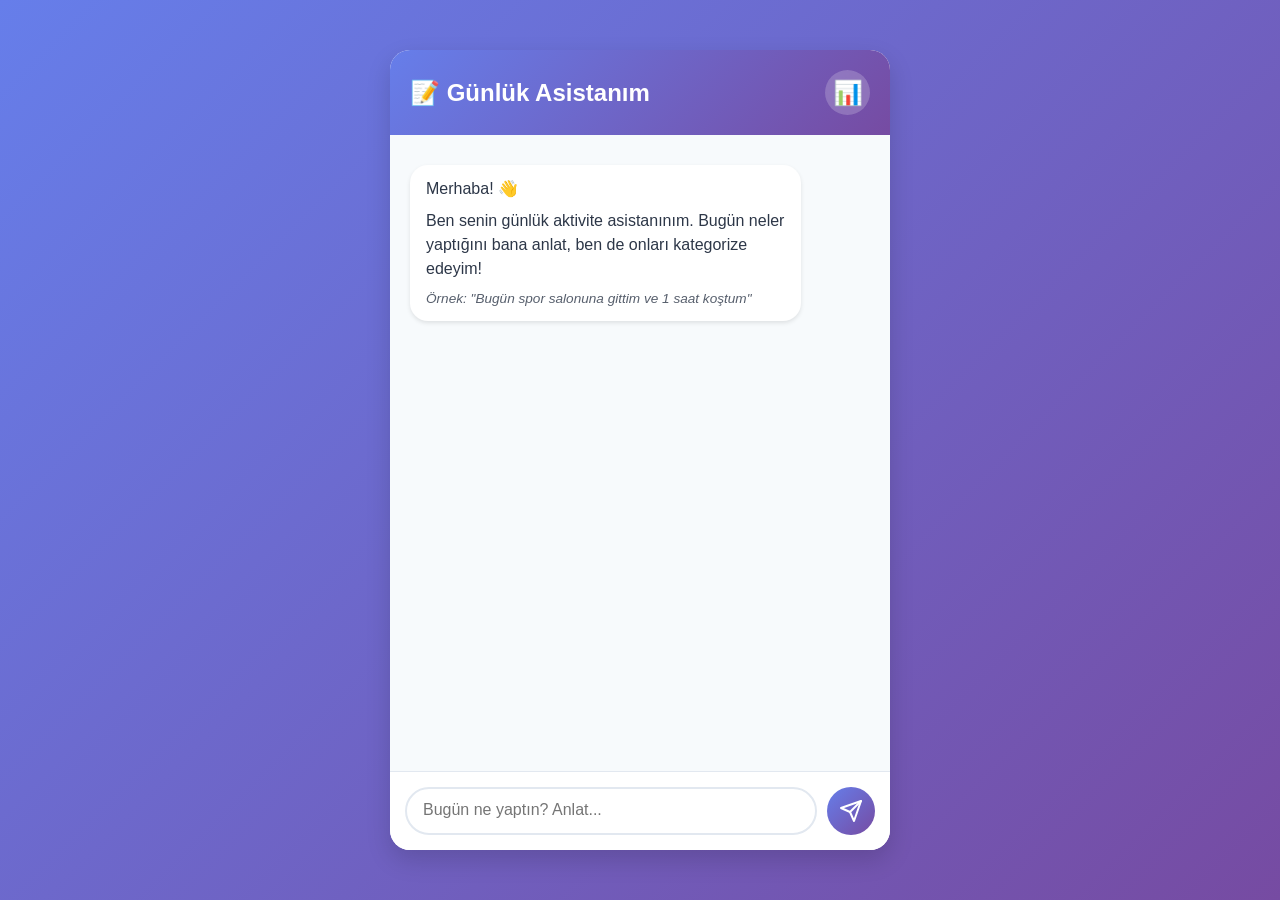
<file: index.html>
<!DOCTYPE html>
<html lang="tr">
<head>
    <meta charset="UTF-8">
    <meta name="viewport" content="width=device-width, initial-scale=1.0">
    <title>Günlük Aktivite Asistanım</title>
    <link rel="stylesheet" href="styles.css">
</head>
<body>
    <div class="container">
        <header class="app-header">
            <div class="header-content">
                <h1>📝 Günlük Asistanım</h1>
                <button class="stats-btn" id="statsBtn">📊</button>
            </div>
        </header>

        <div class="chat-container" id="chatContainer">
            <div class="welcome-message">
                <div class="bot-message">
                    <div class="message-bubble bot">
                        <p>Merhaba! 👋</p>
                        <p>Ben senin günlük aktivite asistanınım. Bugün neler yaptığını bana anlat, ben de onları kategorize edeyim!</p>
                        <p class="hint">Örnek: "Bugün spor salonuna gittim ve 1 saat koştum"</p>
                    </div>
                </div>
            </div>
        </div>

        <div class="input-container">
            <textarea 
                id="userInput" 
                placeholder="Bugün ne yaptın? Anlat..." 
                rows="1"
                maxlength="500"
            ></textarea>
            <button id="sendBtn" class="send-btn">
                <svg width="24" height="24" viewBox="0 0 24 24" fill="none">
                    <path d="M22 2L11 13" stroke="currentColor" stroke-width="2" stroke-linecap="round"/>
                    <path d="M22 2L15 22L11 13L2 9L22 2Z" stroke="currentColor" stroke-width="2" stroke-linecap="round" stroke-linejoin="round"/>
                </svg>
            </button>
        </div>
    </div>

    <div class="modal" id="statsModal">
        <div class="modal-content">
            <div class="modal-header">
                <h2>📊 Aktivite İstatistiklerin</h2>
                <button class="close-btn" id="closeModal">&times;</button>
            </div>
            <div class="modal-body">
                <div class="time-filter">
                    <button class="filter-btn active" data-period="week">Bu Hafta</button>
                    <button class="filter-btn" data-period="month">Bu Ay</button>
                    <button class="filter-btn" data-period="all">Tümü</button>
                </div>
                <div id="statsContent">
                    <div class="empty-stats">
                        <p>Henüz kayıtlı aktivite yok 😊</p>
                        <p>Günlük aktivitelerini paylaşmaya başla!</p>
                    </div>
                </div>
            </div>
            <div class="modal-footer">
                <button class="danger-btn" id="clearDataBtn">🗑️ Tüm Verileri Sil</button>
            </div>
        </div>
    </div>

    <script src="app.js"></script>
</body>
</html>
</file>
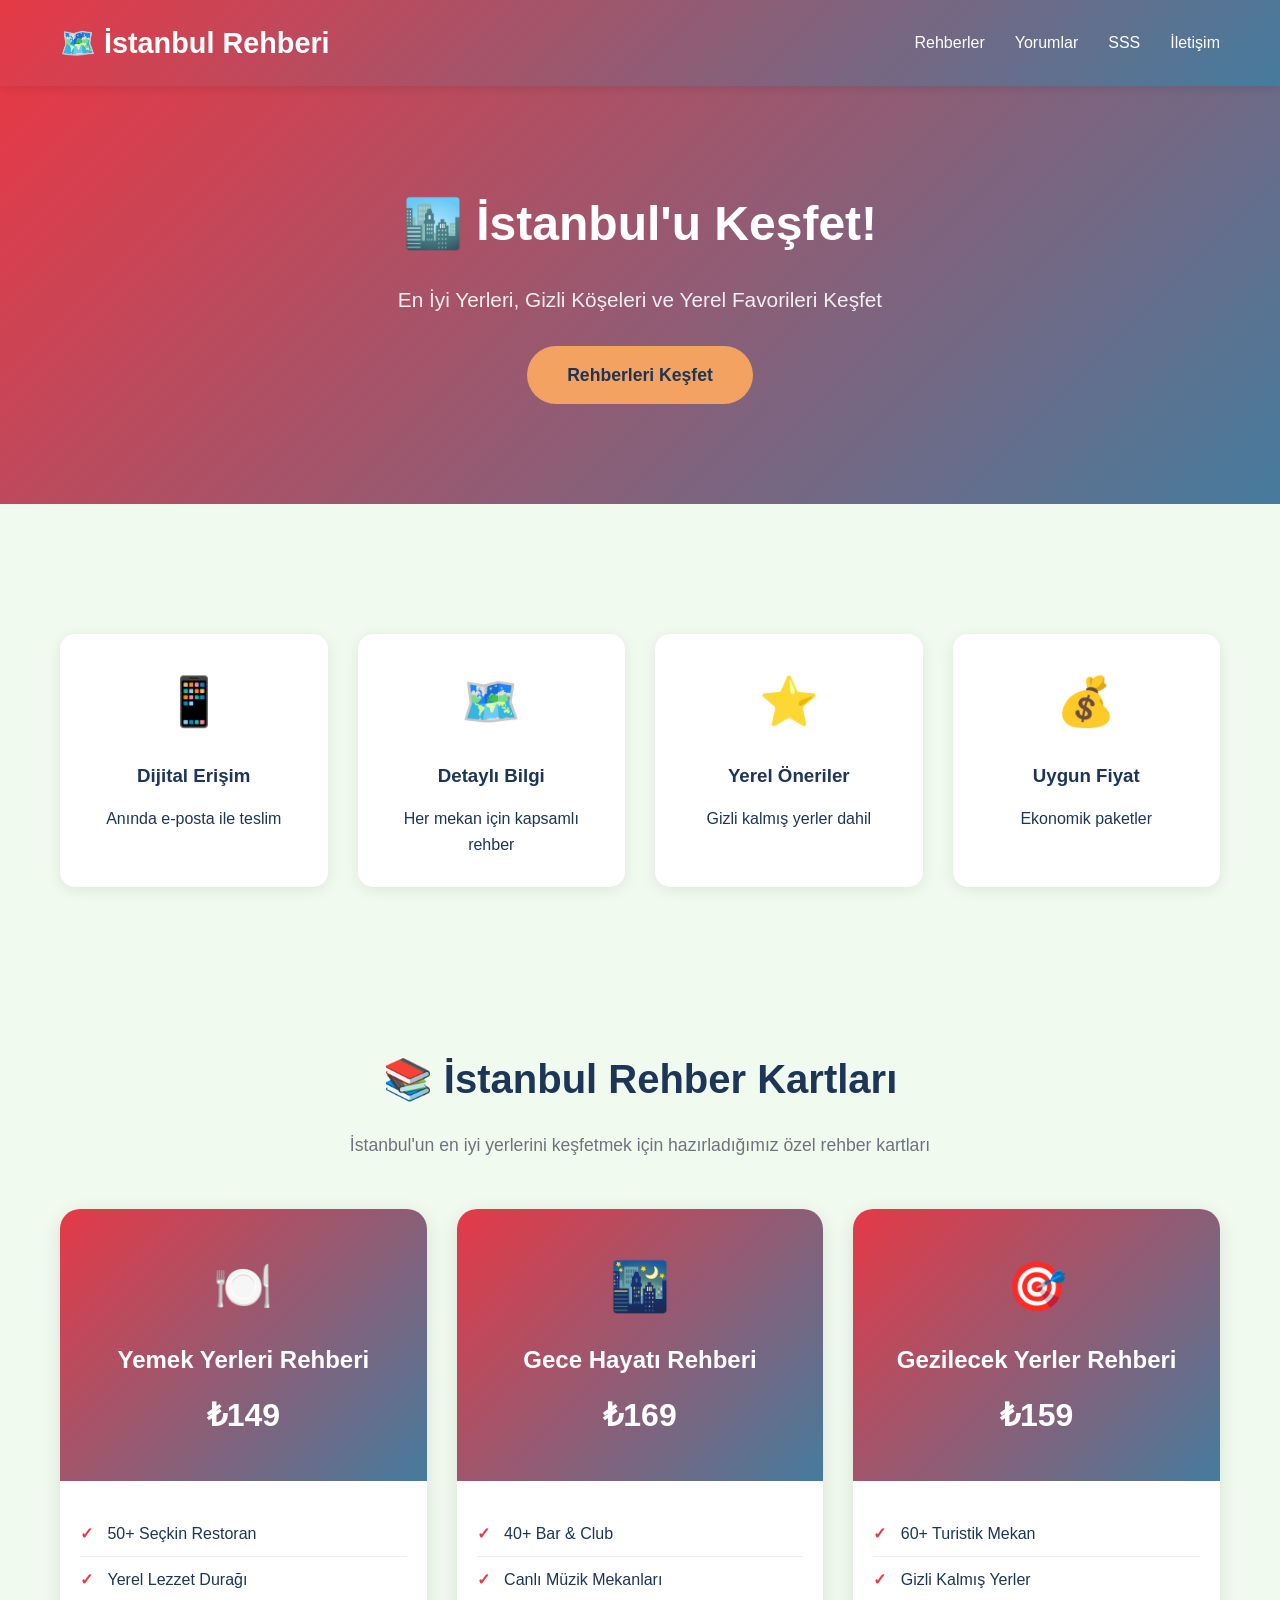
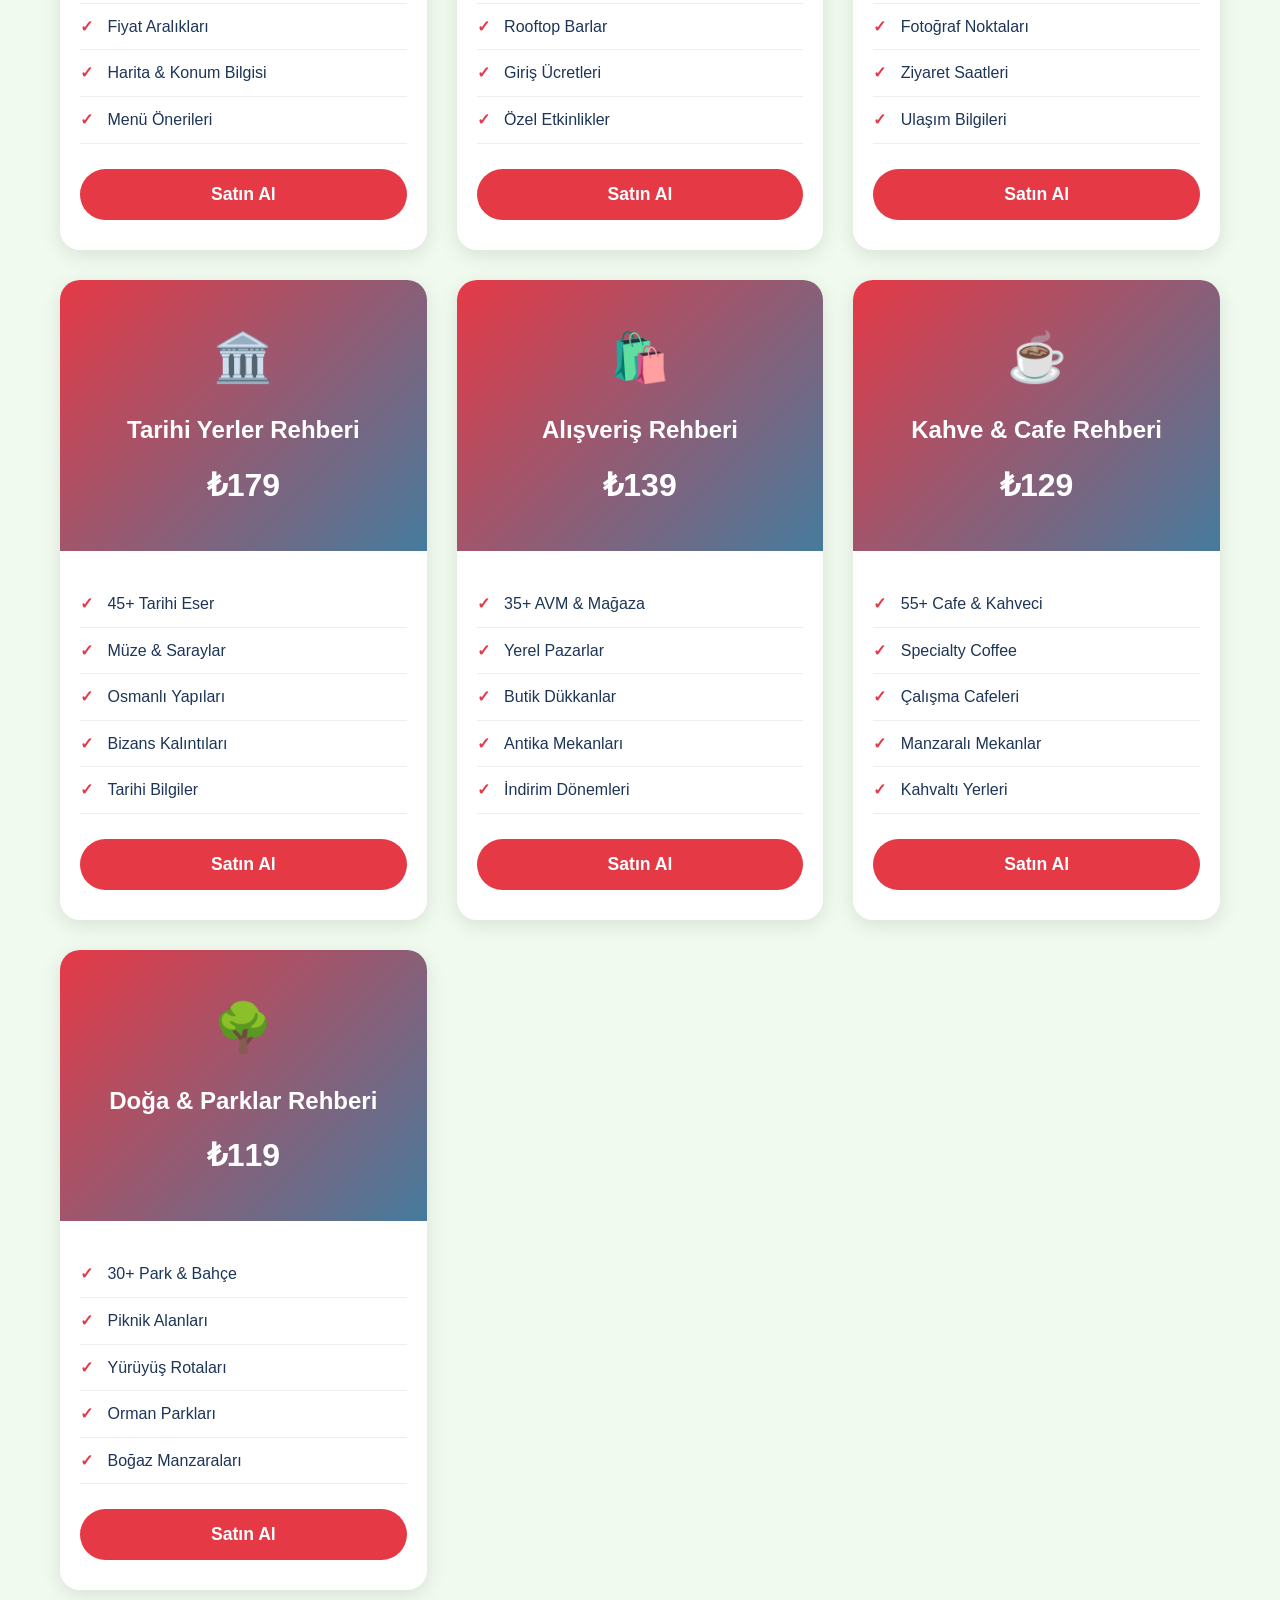
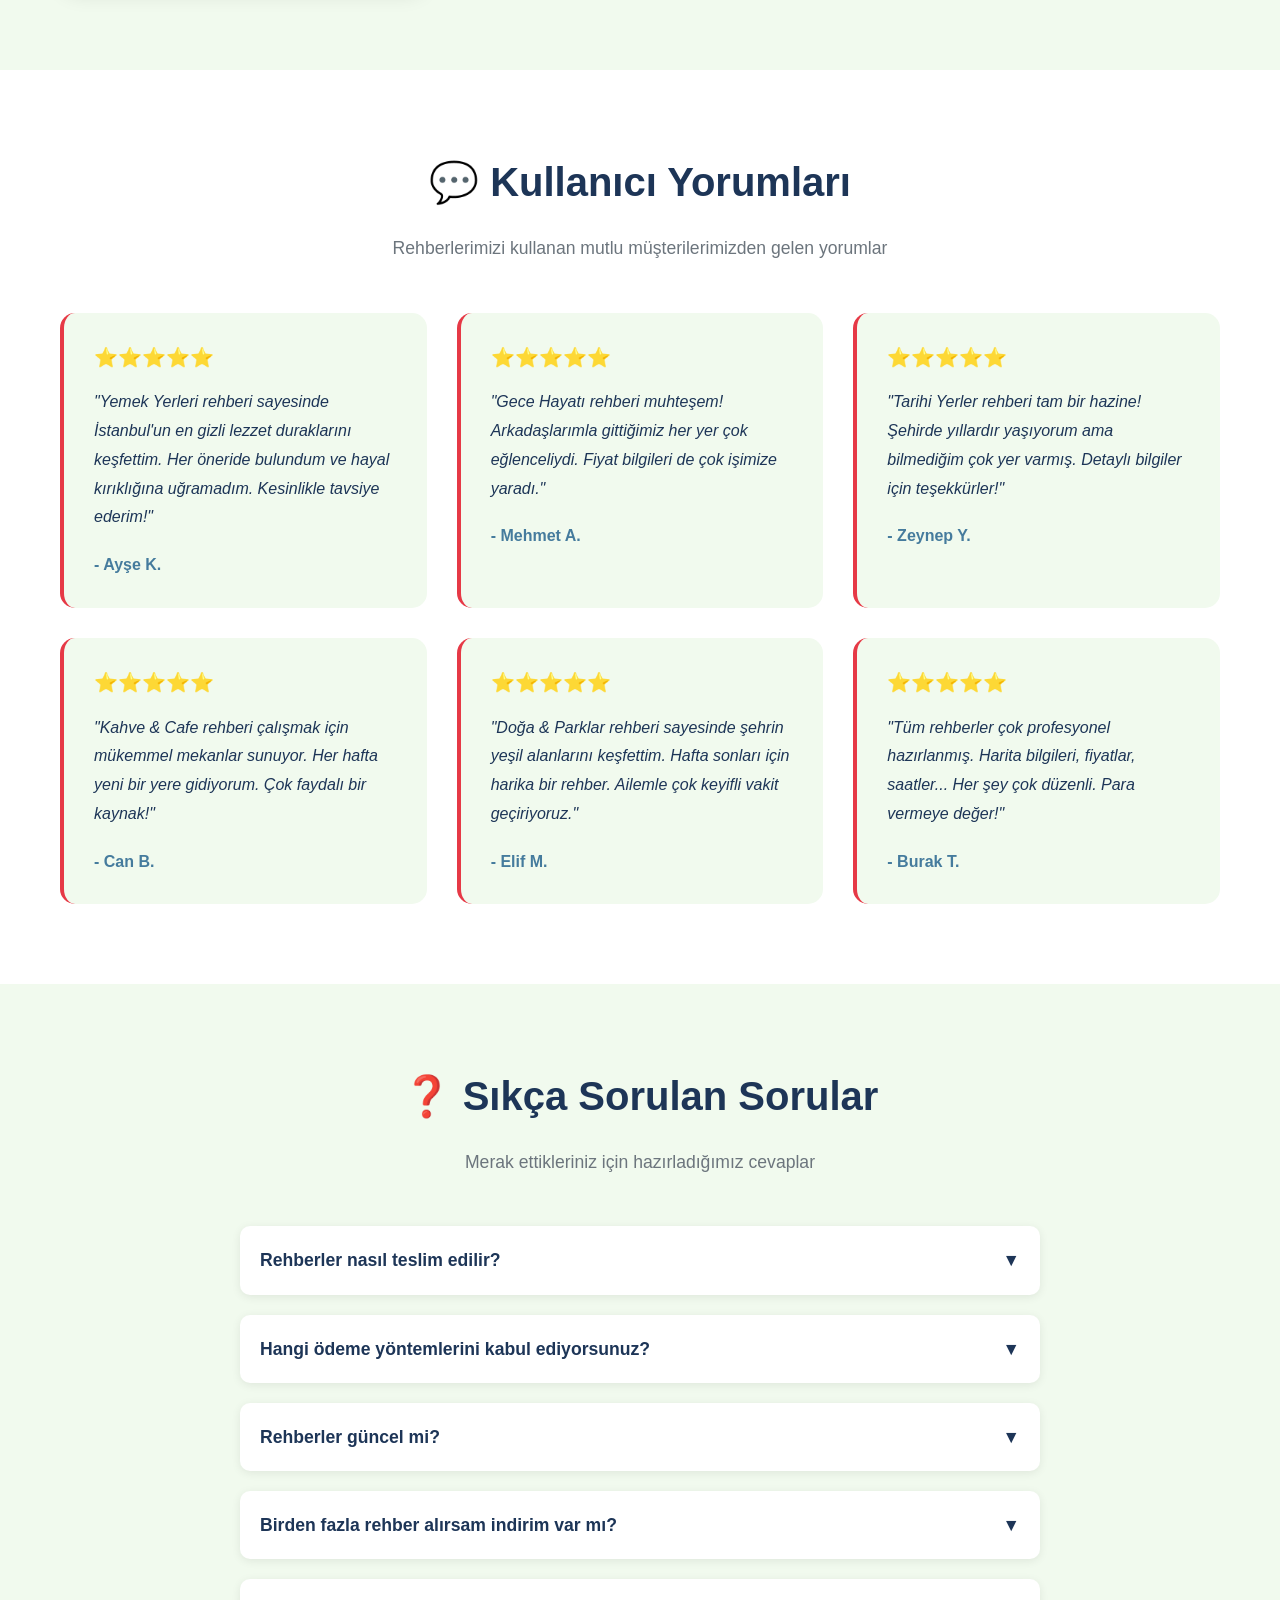
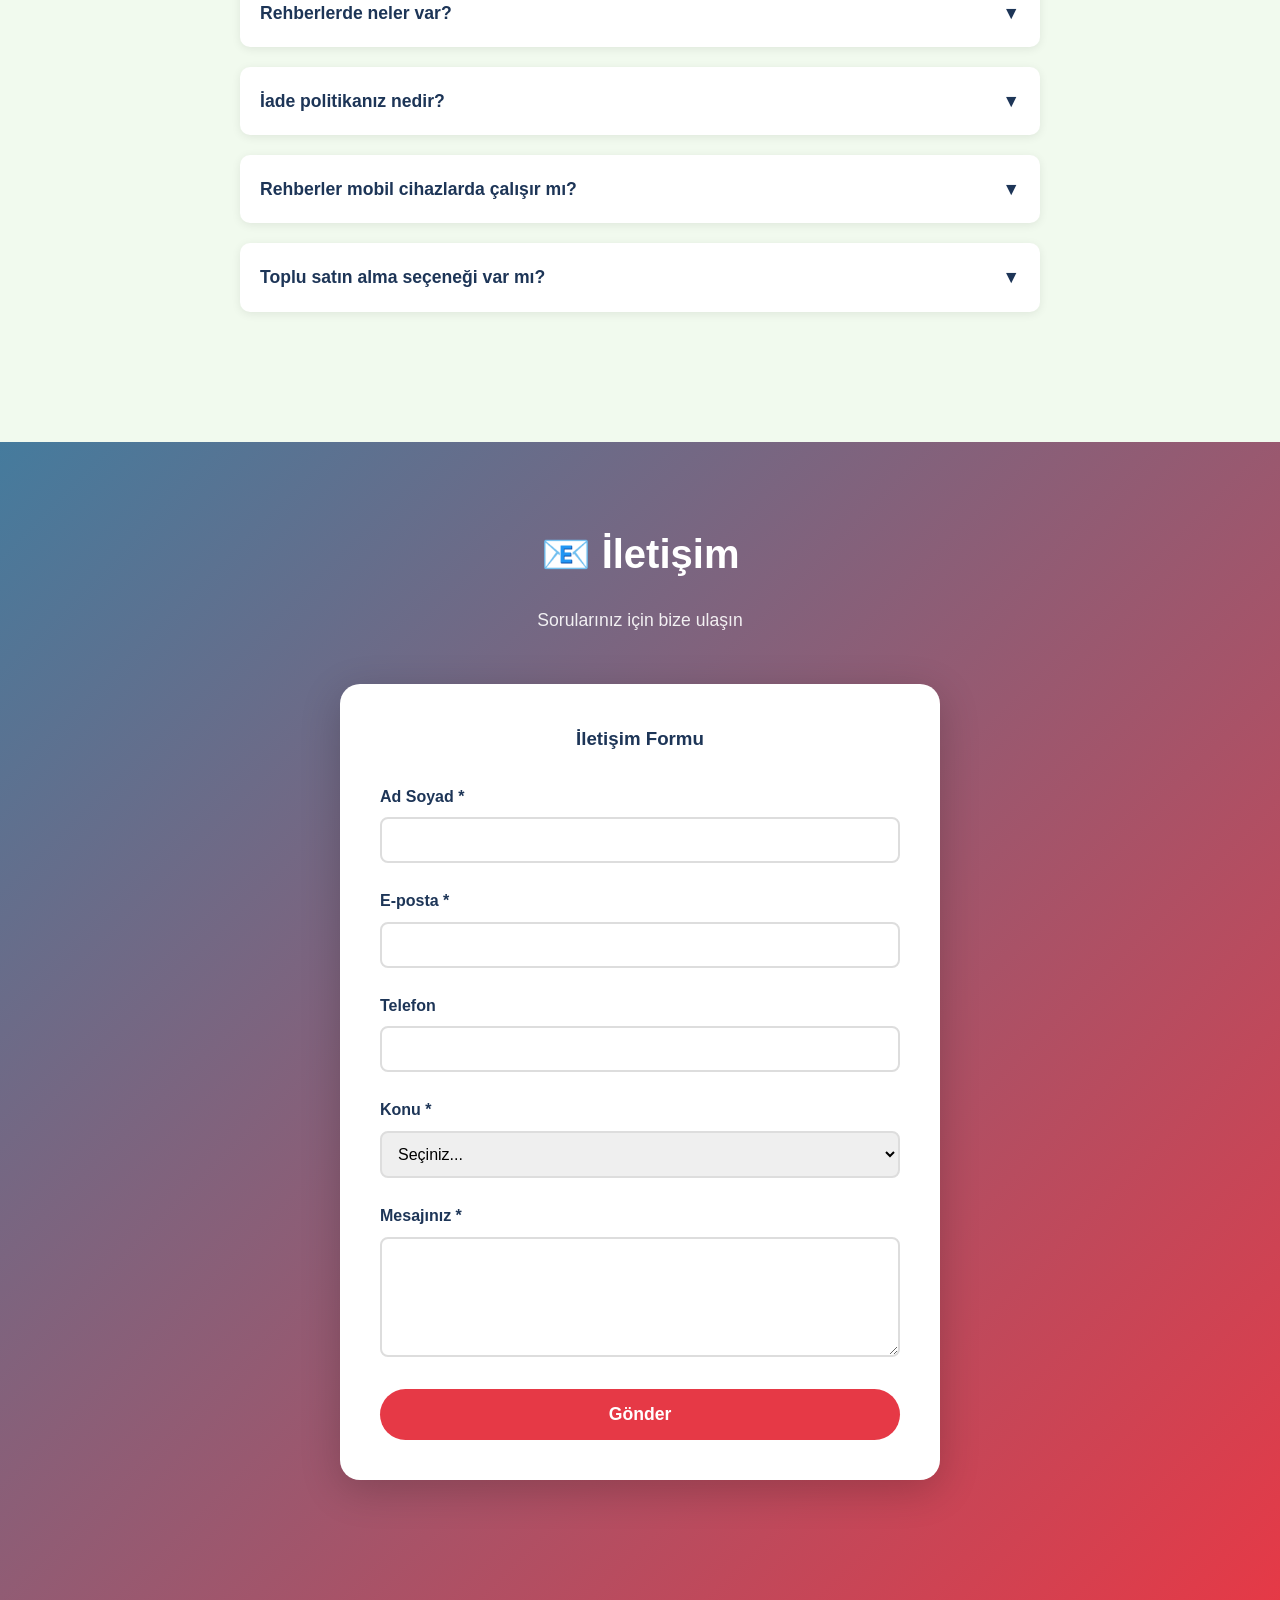
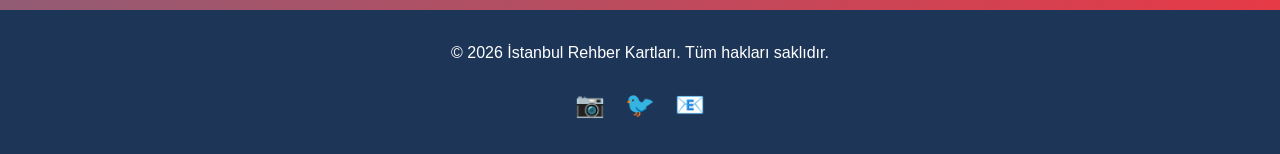
<file: istanbul-rehber.html>
<!DOCTYPE html>
<html lang="tr">
<head>
    <meta charset="UTF-8">
    <meta name="viewport" content="width=device-width, initial-scale=1.0">
    <title>İstanbul Rehber Kartları - Şehri Keşfet</title>
    <style>
        * {
            margin: 0;
            padding: 0;
            box-sizing: border-box;
        }

        :root {
            --primary: #e63946;
            --secondary: #457b9d;
            --accent: #f4a261;
            --dark: #1d3557;
            --light: #f1faee;
            --white: #ffffff;
            --gray: #6c757d;
        }

        body {
            font-family: 'Segoe UI', Tahoma, Geneva, Verdana, sans-serif;
            line-height: 1.6;
            color: var(--dark);
            background: var(--light);
        }

        .container {
            max-width: 1200px;
            margin: 0 auto;
            padding: 0 20px;
        }

        /* Header */
        header {
            background: linear-gradient(135deg, var(--primary) 0%, var(--secondary) 100%);
            color: var(--white);
            padding: 20px 0;
            position: sticky;
            top: 0;
            z-index: 100;
            box-shadow: 0 2px 10px rgba(0,0,0,0.1);
        }

        nav {
            display: flex;
            justify-content: space-between;
            align-items: center;
        }

        .logo {
            font-size: 1.8rem;
            font-weight: bold;
        }

        .nav-links {
            display: flex;
            gap: 30px;
            list-style: none;
        }

        .nav-links a {
            color: var(--white);
            text-decoration: none;
            font-weight: 500;
            transition: opacity 0.3s;
        }

        .nav-links a:hover {
            opacity: 0.8;
        }

        /* Hero Section */
        .hero {
            background: linear-gradient(135deg, var(--primary) 0%, var(--secondary) 100%);
            color: var(--white);
            padding: 100px 0;
            text-align: center;
        }

        .hero h1 {
            font-size: 3rem;
            margin-bottom: 20px;
            animation: fadeInUp 0.8s ease;
        }

        .hero p {
            font-size: 1.3rem;
            margin-bottom: 30px;
            opacity: 0.9;
            animation: fadeInUp 0.8s ease 0.2s backwards;
        }

        .hero-btn {
            background: var(--accent);
            color: var(--dark);
            padding: 15px 40px;
            border: none;
            border-radius: 50px;
            font-size: 1.1rem;
            font-weight: bold;
            cursor: pointer;
            transition: transform 0.3s ease, box-shadow 0.3s ease;
            animation: fadeInUp 0.8s ease 0.4s backwards;
            text-decoration: none;
            display: inline-block;
        }

        .hero-btn:hover {
            transform: translateY(-3px);
            box-shadow: 0 10px 25px rgba(0,0,0,0.2);
        }

        @keyframes fadeInUp {
            from {
                opacity: 0;
                transform: translateY(30px);
            }
            to {
                opacity: 1;
                transform: translateY(0);
            }
        }

        /* Section Styles */
        section {
            padding: 80px 0;
        }

        .section-title {
            text-align: center;
            font-size: 2.5rem;
            margin-bottom: 20px;
            color: var(--dark);
        }

        .section-subtitle {
            text-align: center;
            font-size: 1.1rem;
            color: var(--gray);
            margin-bottom: 50px;
            max-width: 600px;
            margin-left: auto;
            margin-right: auto;
        }

        /* Guide Cards */
        .guides-grid {
            display: grid;
            grid-template-columns: repeat(auto-fit, minmax(300px, 1fr));
            gap: 30px;
            margin-top: 50px;
        }

        .guide-card {
            background: var(--white);
            border-radius: 20px;
            overflow: hidden;
            box-shadow: 0 5px 20px rgba(0,0,0,0.1);
            transition: transform 0.3s ease, box-shadow 0.3s ease;
            animation: fadeIn 0.6s ease;
        }

        .guide-card:hover {
            transform: translateY(-10px);
            box-shadow: 0 15px 40px rgba(0,0,0,0.2);
        }

        @keyframes fadeIn {
            from { opacity: 0; transform: scale(0.9); }
            to { opacity: 1; transform: scale(1); }
        }

        .guide-card-header {
            background: linear-gradient(135deg, var(--primary), var(--secondary));
            color: var(--white);
            padding: 40px 20px;
            text-align: center;
        }

        .guide-icon {
            font-size: 3rem;
            margin-bottom: 15px;
        }

        .guide-card h3 {
            font-size: 1.5rem;
            margin-bottom: 10px;
        }

        .guide-price {
            font-size: 2rem;
            font-weight: bold;
            margin-top: 10px;
        }

        .guide-card-body {
            padding: 30px 20px;
        }

        .guide-features {
            list-style: none;
            margin-bottom: 25px;
        }

        .guide-features li {
            padding: 10px 0;
            border-bottom: 1px solid #eee;
        }

        .guide-features li:before {
            content: "✓ ";
            color: var(--primary);
            font-weight: bold;
            margin-right: 10px;
        }

        .buy-btn {
            width: 100%;
            background: var(--primary);
            color: var(--white);
            border: none;
            padding: 15px;
            border-radius: 50px;
            font-size: 1.1rem;
            font-weight: bold;
            cursor: pointer;
            transition: background 0.3s ease;
        }

        .buy-btn:hover {
            background: var(--secondary);
        }

        /* Features Section */
        .features-grid {
            display: grid;
            grid-template-columns: repeat(auto-fit, minmax(250px, 1fr));
            gap: 30px;
            margin-top: 50px;
        }

        .feature-box {
            text-align: center;
            padding: 30px;
            background: var(--white);
            border-radius: 15px;
            box-shadow: 0 3px 15px rgba(0,0,0,0.08);
        }

        .feature-icon {
            font-size: 3rem;
            margin-bottom: 20px;
        }

        .feature-box h3 {
            margin-bottom: 15px;
            color: var(--dark);
        }

        /* Reviews Section */
        #yorumlar {
            background: var(--white);
        }

        .reviews-grid {
            display: grid;
            grid-template-columns: repeat(auto-fit, minmax(300px, 1fr));
            gap: 30px;
            margin-top: 50px;
        }

        .review-card {
            background: var(--light);
            padding: 30px;
            border-radius: 15px;
            border-left: 4px solid var(--primary);
        }

        .review-stars {
            color: var(--accent);
            font-size: 1.2rem;
            margin-bottom: 15px;
        }

        .review-text {
            font-style: italic;
            margin-bottom: 20px;
            color: var(--dark);
            line-height: 1.8;
        }

        .review-author {
            font-weight: bold;
            color: var(--secondary);
        }

        /* FAQ Section */
        .faq-container {
            max-width: 800px;
            margin: 50px auto;
        }

        .faq-item {
            background: var(--white);
            margin-bottom: 20px;
            border-radius: 10px;
            overflow: hidden;
            box-shadow: 0 2px 10px rgba(0,0,0,0.08);
        }

        .faq-question {
            padding: 20px;
            cursor: pointer;
            font-weight: bold;
            font-size: 1.1rem;
            color: var(--dark);
            display: flex;
            justify-content: space-between;
            align-items: center;
            transition: background 0.3s ease;
        }

        .faq-question:hover {
            background: var(--light);
        }

        .faq-answer {
            padding: 0 20px;
            max-height: 0;
            overflow: hidden;
            transition: max-height 0.3s ease, padding 0.3s ease;
            color: var(--gray);
            line-height: 1.8;
        }

        .faq-item.active .faq-answer {
            padding: 20px;
            max-height: 500px;
        }

        .faq-item.active .faq-question::after {
            transform: rotate(180deg);
        }

        .faq-question::after {
            content: "▼";
            transition: transform 0.3s ease;
        }

        /* Contact Form */
        #iletisim {
            background: linear-gradient(135deg, var(--secondary) 0%, var(--primary) 100%);
            color: var(--white);
        }

        .form-container {
            max-width: 600px;
            margin: 50px auto;
            background: var(--white);
            padding: 40px;
            border-radius: 20px;
            box-shadow: 0 10px 40px rgba(0,0,0,0.2);
        }

        .form-group {
            margin-bottom: 25px;
        }

        .form-group label {
            display: block;
            margin-bottom: 8px;
            color: var(--dark);
            font-weight: 600;
        }

        .form-group input,
        .form-group select,
        .form-group textarea {
            width: 100%;
            padding: 12px;
            border: 2px solid #ddd;
            border-radius: 8px;
            font-size: 1rem;
            transition: border-color 0.3s ease;
            font-family: inherit;
        }

        .form-group input:focus,
        .form-group select:focus,
        .form-group textarea:focus {
            outline: none;
            border-color: var(--primary);
        }

        .form-group textarea {
            resize: vertical;
            min-height: 120px;
        }

        .submit-btn {
            width: 100%;
            background: var(--primary);
            color: var(--white);
            border: none;
            padding: 15px;
            border-radius: 50px;
            font-size: 1.1rem;
            font-weight: bold;
            cursor: pointer;
            transition: background 0.3s ease;
        }

        .submit-btn:hover {
            background: var(--secondary);
        }

        /* Footer */
        footer {
            background: var(--dark);
            color: var(--white);
            text-align: center;
            padding: 30px 0;
        }

        .social-links {
            display: flex;
            justify-content: center;
            gap: 20px;
            margin-top: 20px;
        }

        .social-links a {
            color: var(--white);
            font-size: 1.5rem;
            text-decoration: none;
            transition: color 0.3s ease;
        }

        .social-links a:hover {
            color: var(--accent);
        }

        /* Modal */
        .modal {
            display: none;
            position: fixed;
            top: 0;
            left: 0;
            width: 100%;
            height: 100%;
            background: rgba(0,0,0,0.7);
            z-index: 1000;
            align-items: center;
            justify-content: center;
        }

        .modal.active {
            display: flex;
        }

        .modal-content {
            background: var(--white);
            padding: 40px;
            border-radius: 20px;
            max-width: 500px;
            width: 90%;
            max-height: 90vh;
            overflow-y: auto;
            animation: slideUp 0.3s ease;
        }

        @keyframes slideUp {
            from {
                opacity: 0;
                transform: translateY(50px);
            }
            to {
                opacity: 1;
                transform: translateY(0);
            }
        }

        .modal-header {
            display: flex;
            justify-content: space-between;
            align-items: center;
            margin-bottom: 25px;
        }

        .modal-header h2 {
            color: var(--dark);
        }

        .close-modal {
            background: none;
            border: none;
            font-size: 2rem;
            cursor: pointer;
            color: var(--gray);
            transition: color 0.3s ease;
        }

        .close-modal:hover {
            color: var(--primary);
        }

        /* Responsive */
        @media (max-width: 768px) {
            .hero h1 {
                font-size: 2rem;
            }

            .hero p {
                font-size: 1rem;
            }

            .nav-links {
                display: none;
            }

            .section-title {
                font-size: 2rem;
            }

            .guides-grid {
                grid-template-columns: 1fr;
            }
        }

        .success-message {
            display: none;
            background: #d4edda;
            color: #155724;
            padding: 15px;
            border-radius: 8px;
            margin-bottom: 20px;
            border: 1px solid #c3e6cb;
        }

        .success-message.show {
            display: block;
        }
    </style>
</head>
<body>
    <!-- Header -->
    <header>
        <nav class="container">
            <div class="logo">🗺️ İstanbul Rehberi</div>
            <ul class="nav-links">
                <li><a href="#rehberler">Rehberler</a></li>
                <li><a href="#yorumlar">Yorumlar</a></li>
                <li><a href="#sss">SSS</a></li>
                <li><a href="#iletisim">İletişim</a></li>
            </ul>
        </nav>
    </header>

    <!-- Hero Section -->
    <section class="hero">
        <div class="container">
            <h1>🏙️ İstanbul'u Keşfet!</h1>
            <p>En İyi Yerleri, Gizli Köşeleri ve Yerel Favorileri Keşfet</p>
            <a href="#rehberler" class="hero-btn">Rehberleri Keşfet</a>
        </div>
    </section>

    <!-- Features Section -->
    <section>
        <div class="container">
            <div class="features-grid">
                <div class="feature-box">
                    <div class="feature-icon">📱</div>
                    <h3>Dijital Erişim</h3>
                    <p>Anında e-posta ile teslim</p>
                </div>
                <div class="feature-box">
                    <div class="feature-icon">🗺️</div>
                    <h3>Detaylı Bilgi</h3>
                    <p>Her mekan için kapsamlı rehber</p>
                </div>
                <div class="feature-box">
                    <div class="feature-icon">⭐</div>
                    <h3>Yerel Öneriler</h3>
                    <p>Gizli kalmış yerler dahil</p>
                </div>
                <div class="feature-box">
                    <div class="feature-icon">💰</div>
                    <h3>Uygun Fiyat</h3>
                    <p>Ekonomik paketler</p>
                </div>
            </div>
        </div>
    </section>

    <!-- Guide Cards Section -->
    <section id="rehberler">
        <div class="container">
            <h2 class="section-title">📚 İstanbul Rehber Kartları</h2>
            <p class="section-subtitle">İstanbul'un en iyi yerlerini keşfetmek için hazırladığımız özel rehber kartları</p>

            <div class="guides-grid">
                <!-- Card 1: Yemek Yerleri -->
                <div class="guide-card">
                    <div class="guide-card-header">
                        <div class="guide-icon">🍽️</div>
                        <h3>Yemek Yerleri Rehberi</h3>
                        <p class="guide-price">₺149</p>
                    </div>
                    <div class="guide-card-body">
                        <ul class="guide-features">
                            <li>50+ Seçkin Restoran</li>
                            <li>Yerel Lezzet Durağı</li>
                            <li>Fiyat Aralıkları</li>
                            <li>Harita & Konum Bilgisi</li>
                            <li>Menü Önerileri</li>
                        </ul>
                        <button class="buy-btn" onclick="openPurchaseModal('Yemek Yerleri Rehberi', 149)">Satın Al</button>
                    </div>
                </div>

                <!-- Card 2: Gece Hayatı -->
                <div class="guide-card">
                    <div class="guide-card-header">
                        <div class="guide-icon">🌃</div>
                        <h3>Gece Hayatı Rehberi</h3>
                        <p class="guide-price">₺169</p>
                    </div>
                    <div class="guide-card-body">
                        <ul class="guide-features">
                            <li>40+ Bar & Club</li>
                            <li>Canlı Müzik Mekanları</li>
                            <li>Rooftop Barlar</li>
                            <li>Giriş Ücretleri</li>
                            <li>Özel Etkinlikler</li>
                        </ul>
                        <button class="buy-btn" onclick="openPurchaseModal('Gece Hayatı Rehberi', 169)">Satın Al</button>
                    </div>
                </div>

                <!-- Card 3: Gezilecek Yerler -->
                <div class="guide-card">
                    <div class="guide-card-header">
                        <div class="guide-icon">🎯</div>
                        <h3>Gezilecek Yerler Rehberi</h3>
                        <p class="guide-price">₺159</p>
                    </div>
                    <div class="guide-card-body">
                        <ul class="guide-features">
                            <li>60+ Turistik Mekan</li>
                            <li>Gizli Kalmış Yerler</li>
                            <li>Fotoğraf Noktaları</li>
                            <li>Ziyaret Saatleri</li>
                            <li>Ulaşım Bilgileri</li>
                        </ul>
                        <button class="buy-btn" onclick="openPurchaseModal('Gezilecek Yerler Rehberi', 159)">Satın Al</button>
                    </div>
                </div>

                <!-- Card 4: Tarihi Yerler -->
                <div class="guide-card">
                    <div class="guide-card-header">
                        <div class="guide-icon">🏛️</div>
                        <h3>Tarihi Yerler Rehberi</h3>
                        <p class="guide-price">₺179</p>
                    </div>
                    <div class="guide-card-body">
                        <ul class="guide-features">
                            <li>45+ Tarihi Eser</li>
                            <li>Müze & Saraylar</li>
                            <li>Osmanlı Yapıları</li>
                            <li>Bizans Kalıntıları</li>
                            <li>Tarihi Bilgiler</li>
                        </ul>
                        <button class="buy-btn" onclick="openPurchaseModal('Tarihi Yerler Rehberi', 179)">Satın Al</button>
                    </div>
                </div>

                <!-- Card 5: Alışveriş Mekanları -->
                <div class="guide-card">
                    <div class="guide-card-header">
                        <div class="guide-icon">🛍️</div>
                        <h3>Alışveriş Rehberi</h3>
                        <p class="guide-price">₺139</p>
                    </div>
                    <div class="guide-card-body">
                        <ul class="guide-features">
                            <li>35+ AVM & Mağaza</li>
                            <li>Yerel Pazarlar</li>
                            <li>Butik Dükkanlar</li>
                            <li>Antika Mekanları</li>
                            <li>İndirim Dönemleri</li>
                        </ul>
                        <button class="buy-btn" onclick="openPurchaseModal('Alışveriş Rehberi', 139)">Satın Al</button>
                    </div>
                </div>

                <!-- Card 6: Kahve & Cafe -->
                <div class="guide-card">
                    <div class="guide-card-header">
                        <div class="guide-icon">☕</div>
                        <h3>Kahve & Cafe Rehberi</h3>
                        <p class="guide-price">₺129</p>
                    </div>
                    <div class="guide-card-body">
                        <ul class="guide-features">
                            <li>55+ Cafe & Kahveci</li>
                            <li>Specialty Coffee</li>
                            <li>Çalışma Cafeleri</li>
                            <li>Manzaralı Mekanlar</li>
                            <li>Kahvaltı Yerleri</li>
                        </ul>
                        <button class="buy-btn" onclick="openPurchaseModal('Kahve & Cafe Rehberi', 129)">Satın Al</button>
                    </div>
                </div>

                <!-- Card 7: Doğa & Parklar -->
                <div class="guide-card">
                    <div class="guide-card-header">
                        <div class="guide-icon">🌳</div>
                        <h3>Doğa & Parklar Rehberi</h3>
                        <p class="guide-price">₺119</p>
                    </div>
                    <div class="guide-card-body">
                        <ul class="guide-features">
                            <li>30+ Park & Bahçe</li>
                            <li>Piknik Alanları</li>
                            <li>Yürüyüş Rotaları</li>
                            <li>Orman Parkları</li>
                            <li>Boğaz Manzaraları</li>
                        </ul>
                        <button class="buy-btn" onclick="openPurchaseModal('Doğa & Parklar Rehberi', 119)">Satın Al</button>
                    </div>
                </div>
            </div>
        </div>
    </section>

    <!-- Reviews Section -->
    <section id="yorumlar">
        <div class="container">
            <h2 class="section-title">💬 Kullanıcı Yorumları</h2>
            <p class="section-subtitle">Rehberlerimizi kullanan mutlu müşterilerimizden gelen yorumlar</p>

            <div class="reviews-grid">
                <div class="review-card">
                    <div class="review-stars">⭐⭐⭐⭐⭐</div>
                    <p class="review-text">"Yemek Yerleri rehberi sayesinde İstanbul'un en gizli lezzet duraklarını keşfettim. Her öneride bulundum ve hayal kırıklığına uğramadım. Kesinlikle tavsiye ederim!"</p>
                    <p class="review-author">- Ayşe K.</p>
                </div>

                <div class="review-card">
                    <div class="review-stars">⭐⭐⭐⭐⭐</div>
                    <p class="review-text">"Gece Hayatı rehberi muhteşem! Arkadaşlarımla gittiğimiz her yer çok eğlenceliydi. Fiyat bilgileri de çok işimize yaradı."</p>
                    <p class="review-author">- Mehmet A.</p>
                </div>

                <div class="review-card">
                    <div class="review-stars">⭐⭐⭐⭐⭐</div>
                    <p class="review-text">"Tarihi Yerler rehberi tam bir hazine! Şehirde yıllardır yaşıyorum ama bilmediğim çok yer varmış. Detaylı bilgiler için teşekkürler!"</p>
                    <p class="review-author">- Zeynep Y.</p>
                </div>

                <div class="review-card">
                    <div class="review-stars">⭐⭐⭐⭐⭐</div>
                    <p class="review-text">"Kahve & Cafe rehberi çalışmak için mükemmel mekanlar sunuyor. Her hafta yeni bir yere gidiyorum. Çok faydalı bir kaynak!"</p>
                    <p class="review-author">- Can B.</p>
                </div>

                <div class="review-card">
                    <div class="review-stars">⭐⭐⭐⭐⭐</div>
                    <p class="review-text">"Doğa & Parklar rehberi sayesinde şehrin yeşil alanlarını keşfettim. Hafta sonları için harika bir rehber. Ailemle çok keyifli vakit geçiriyoruz."</p>
                    <p class="review-author">- Elif M.</p>
                </div>

                <div class="review-card">
                    <div class="review-stars">⭐⭐⭐⭐⭐</div>
                    <p class="review-text">"Tüm rehberler çok profesyonel hazırlanmış. Harita bilgileri, fiyatlar, saatler... Her şey çok düzenli. Para vermeye değer!"</p>
                    <p class="review-author">- Burak T.</p>
                </div>
            </div>
        </div>
    </section>

    <!-- FAQ Section -->
    <section id="sss">
        <div class="container">
            <h2 class="section-title">❓ Sıkça Sorulan Sorular</h2>
            <p class="section-subtitle">Merak ettikleriniz için hazırladığımız cevaplar</p>

            <div class="faq-container">
                <div class="faq-item">
                    <div class="faq-question" onclick="toggleFaq(this)">
                        Rehberler nasıl teslim edilir?
                    </div>
                    <div class="faq-answer">
                        Ödemeniz onaylandıktan sonra rehberler dijital format olarak e-posta adresinize gönderilir. Genellikle 1-2 saat içinde teslim edilir.
                    </div>
                </div>

                <div class="faq-item">
                    <div class="faq-question" onclick="toggleFaq(this)">
                        Hangi ödeme yöntemlerini kabul ediyorsunuz?
                    </div>
                    <div class="faq-answer">
                        Havale/EFT, Papara, İninal ve banka kartı ile ödeme alıyoruz. Satın alma formunu doldurduktan sonra size ödeme bilgilerini göndereceğiz.
                    </div>
                </div>

                <div class="faq-item">
                    <div class="faq-question" onclick="toggleFaq(this)">
                        Rehberler güncel mi?
                    </div>
                    <div class="faq-answer">
                        Evet! Tüm rehberlerimiz düzenli olarak güncellenir. Yeni mekanlar eklenir, kapanan yerler çıkarılır. Her ay yeni bir versiyon yayınlanır.
                    </div>
                </div>

                <div class="faq-item">
                    <div class="faq-question" onclick="toggleFaq(this)">
                        Birden fazla rehber alırsam indirim var mı?
                    </div>
                    <div class="faq-answer">
                        Evet! 3 veya daha fazla rehber alırsanız %15, tüm rehberleri (7 adet) alırsanız %25 indirim uyguluyoruz. İletişime geçin.
                    </div>
                </div>

                <div class="faq-item">
                    <div class="faq-question" onclick="toggleFaq(this)">
                        Rehberlerde neler var?
                    </div>
                    <div class="faq-answer">
                        Her rehberde mekan isimleri, adresler, harita linkleri, fiyat aralıkları, açılış saatleri, özel notlar ve fotoğraflar bulunur. PDF format olarak sunulur.
                    </div>
                </div>

                <div class="faq-item">
                    <div class="faq-question" onclick="toggleFaq(this)">
                        İade politikanız nedir?
                    </div>
                    <div class="faq-answer">
                        Dijital ürün olduğu için iade kabul edilmemektedir. Ancak herhangi bir sorun yaşarsanız mutlaka iletişime geçin, çözüm buluruz.
                    </div>
                </div>

                <div class="faq-item">
                    <div class="faq-question" onclick="toggleFaq(this)">
                        Rehberler mobil cihazlarda çalışır mı?
                    </div>
                    <div class="faq-answer">
                        Evet! PDF formatında olduğu için telefon, tablet ve bilgisayarınızda rahatça görüntüleyebilirsiniz. Offline de kullanabilirsiniz.
                    </div>
                </div>

                <div class="faq-item">
                    <div class="faq-question" onclick="toggleFaq(this)">
                        Toplu satın alma seçeneği var mı?
                    </div>
                    <div class="faq-answer">
                        Evet! Tüm 7 rehberi birden almak isterseniz ₺800 yerine sadece ₺599'a sunuyoruz. %25 tasarruf!
                    </div>
                </div>
            </div>
        </div>
    </section>

    <!-- Contact Section -->
    <section id="iletisim">
        <div class="container">
            <h2 class="section-title" style="color: white;">📧 İletişim</h2>
            <p class="section-subtitle" style="color: rgba(255,255,255,0.9);">Sorularınız için bize ulaşın</p>

            <div class="form-container">
                <h3 style="text-align: center; margin-bottom: 30px; color: var(--dark);">İletişim Formu</h3>
                
                <div class="success-message" id="contactSuccess">
                    ✅ Mesajınız başarıyla gönderildi! En kısa sürede size dönüş yapacağız.
                </div>

                <form id="contactForm" onsubmit="handleContactSubmit(event)">
                    <div class="form-group">
                        <label for="contact-name">Ad Soyad *</label>
                        <input type="text" id="contact-name" name="name" required>
                    </div>

                    <div class="form-group">
                        <label for="contact-email">E-posta *</label>
                        <input type="email" id="contact-email" name="email" required>
                    </div>

                    <div class="form-group">
                        <label for="contact-phone">Telefon</label>
                        <input type="tel" id="contact-phone" name="phone">
                    </div>

                    <div class="form-group">
                        <label for="contact-subject">Konu *</label>
                        <select id="contact-subject" name="subject" required>
                            <option value="">Seçiniz...</option>
                            <option value="genel">Genel Soru</option>
                            <option value="satin-alma">Satın Alma</option>
                            <option value="teknik">Teknik Destek</option>
                            <option value="isbirligi">İş Birliği</option>
                            <option value="diger">Diğer</option>
                        </select>
                    </div>

                    <div class="form-group">
                        <label for="contact-message">Mesajınız *</label>
                        <textarea id="contact-message" name="message" required></textarea>
                    </div>

                    <button type="submit" class="submit-btn">Gönder</button>
                </form>
            </div>
        </div>
    </section>

    <!-- Footer -->
    <footer>
        <div class="container">
            <p>&copy; 2026 İstanbul Rehber Kartları. Tüm hakları saklıdır.</p>
            <div class="social-links">
                <a href="#" title="Instagram">📷</a>
                <a href="#" title="Twitter">🐦</a>
                <a href="#" title="Email">📧</a>
            </div>
        </div>
    </footer>

    <!-- Purchase Modal -->
    <div class="modal" id="purchaseModal">
        <div class="modal-content">
            <div class="modal-header">
                <h2>Satın Alma Formu</h2>
                <button class="close-modal" onclick="closePurchaseModal()">&times;</button>
            </div>

            <div class="success-message" id="purchaseSuccess">
                ✅ Siparişiniz alındı! Ödeme bilgileri e-posta adresinize gönderildi.
            </div>

            <form id="purchaseForm" onsubmit="handlePurchaseSubmit(event)">
                <div class="form-group">
                    <label>Seçilen Rehber</label>
                    <input type="text" id="selected-guide" readonly style="background: #f0f0f0;">
                </div>

                <div class="form-group">
                    <label>Fiyat</label>
                    <input type="text" id="selected-price" readonly style="background: #f0f0f0;">
                </div>

                <div class="form-group">
                    <label for="buyer-name">Ad Soyad *</label>
                    <input type="text" id="buyer-name" name="name" required>
                </div>

                <div class="form-group">
                    <label for="buyer-email">E-posta *</label>
                    <input type="email" id="buyer-email" name="email" required>
                </div>

                <div class="form-group">
                    <label for="buyer-phone">Telefon *</label>
                    <input type="tel" id="buyer-phone" name="phone" required>
                </div>

                <div class="form-group">
                    <label for="buyer-note">Not (Opsiyonel)</label>
                    <textarea id="buyer-note" name="note" rows="3"></textarea>
                </div>

                <button type="submit" class="submit-btn">Siparişi Tamamla</button>
            </form>
        </div>
    </div>

    <script>
        // FAQ Toggle
        function toggleFaq(element) {
            const faqItem = element.parentElement;
            const isActive = faqItem.classList.contains('active');
            
            document.querySelectorAll('.faq-item').forEach(item => {
                item.classList.remove('active');
            });
            
            if (!isActive) {
                faqItem.classList.add('active');
            }
        }

        // Purchase Modal
        function openPurchaseModal(guideName, price) {
            document.getElementById('selected-guide').value = guideName;
            document.getElementById('selected-price').value = '₺' + price;
            document.getElementById('purchaseModal').classList.add('active');
            document.getElementById('purchaseSuccess').classList.remove('show');
        }

        function closePurchaseModal() {
            document.getElementById('purchaseModal').classList.remove('active');
            document.getElementById('purchaseForm').reset();
        }

        // Handle Purchase Form Submit
        function handlePurchaseSubmit(event) {
            event.preventDefault();
            
            const formData = {
                guide: document.getElementById('selected-guide').value,
                price: document.getElementById('selected-price').value,
                name: document.getElementById('buyer-name').value,
                email: document.getElementById('buyer-email').value,
                phone: document.getElementById('buyer-phone').value,
                note: document.getElementById('buyer-note').value
            };

            // Bu kısmı kendi e-posta gönderim sisteminizle entegre edebilirsiniz
            console.log('Satın Alma Bilgileri:', formData);
            
            // Form'u mailto ile e-posta olarak gönder
            const subject = encodeURIComponent('Yeni Sipariş: ' + formData.guide);
            const body = encodeURIComponent(
                'Rehber: ' + formData.guide + '\n' +
                'Fiyat: ' + formData.price + '\n' +
                'Ad Soyad: ' + formData.name + '\n' +
                'E-posta: ' + formData.email + '\n' +
                'Telefon: ' + formData.phone + '\n' +
                'Not: ' + formData.note
            );
            
            // E-posta adresinizi buraya yazın
            window.location.href = `mailto:info@istanbulrehberi.com?subject=${subject}&body=${body}`;
            
            // Success message göster
            document.getElementById('purchaseSuccess').classList.add('show');
            document.getElementById('purchaseForm').reset();
            
            setTimeout(() => {
                closePurchaseModal();
            }, 3000);
        }

        // Handle Contact Form Submit
        function handleContactSubmit(event) {
            event.preventDefault();
            
            const formData = {
                name: document.getElementById('contact-name').value,
                email: document.getElementById('contact-email').value,
                phone: document.getElementById('contact-phone').value,
                subject: document.getElementById('contact-subject').value,
                message: document.getElementById('contact-message').value
            };

            console.log('İletişim Formu:', formData);
            
            // Form'u mailto ile e-posta olarak gönder
            const subject = encodeURIComponent('İletişim Formu: ' + formData.subject);
            const body = encodeURIComponent(
                'Ad Soyad: ' + formData.name + '\n' +
                'E-posta: ' + formData.email + '\n' +
                'Telefon: ' + formData.phone + '\n' +
                'Konu: ' + formData.subject + '\n\n' +
                'Mesaj:\n' + formData.message
            );
            
            // E-posta adresinizi buraya yazın
            window.location.href = `mailto:info@istanbulrehberi.com?subject=${subject}&body=${body}`;
            
            // Success message göster
            document.getElementById('contactSuccess').classList.add('show');
            document.getElementById('contactForm').reset();
            
            setTimeout(() => {
                document.getElementById('contactSuccess').classList.remove('show');
            }, 5000);
        }

        // Smooth Scroll
        document.querySelectorAll('a[href^="#"]').forEach(anchor => {
            anchor.addEventListener('click', function (e) {
                e.preventDefault();
                const target = document.querySelector(this.getAttribute('href'));
                if (target) {
                    target.scrollIntoView({
                        behavior: 'smooth',
                        block: 'start'
                    });
                }
            });
        });

        // Close modal on outside click
        document.getElementById('purchaseModal').addEventListener('click', function(e) {
            if (e.target === this) {
                closePurchaseModal();
            }
        });
    </script>
</body>
</html>
</file>
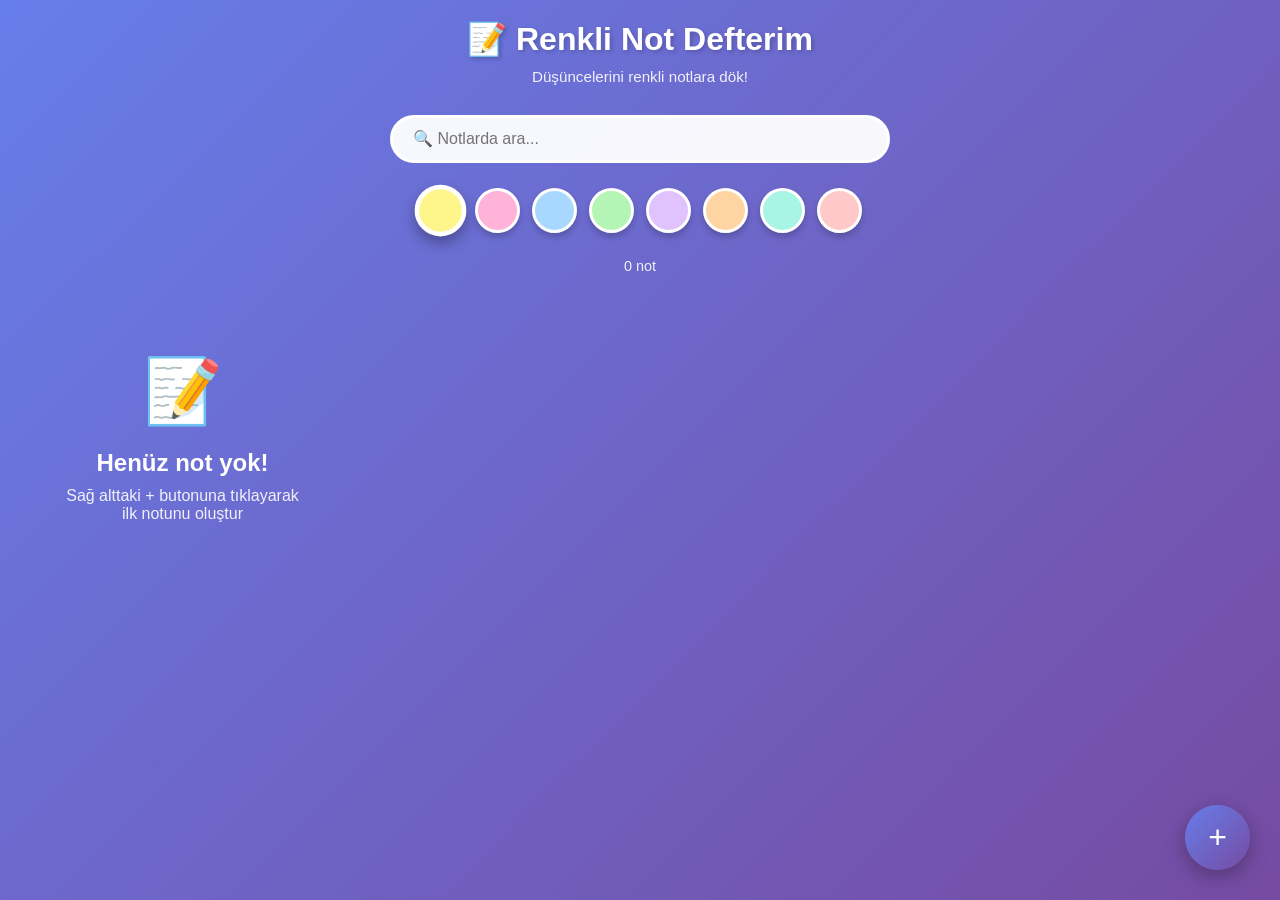
<file: notes.html>
<!DOCTYPE html>
<html lang="tr">
<head>
    <meta charset="UTF-8">
    <meta name="viewport" content="width=device-width, initial-scale=1.0">
    <meta name="apple-mobile-web-app-capable" content="yes">
    <meta name="apple-mobile-web-app-status-bar-style" content="black-translucent">
    <title>📝 Renkli Not Defterim</title>
    <style>
        * {
            margin: 0;
            padding: 0;
            box-sizing: border-box;
        }

        body {
            font-family: -apple-system, BlinkMacSystemFont, 'Segoe UI', Roboto, sans-serif;
            background: linear-gradient(135deg, #667eea 0%, #764ba2 100%);
            min-height: 100vh;
            padding: 20px;
            padding-bottom: 100px;
        }

        .header {
            text-align: center;
            color: white;
            margin-bottom: 30px;
            animation: fadeIn 0.5s ease;
        }

        .header h1 {
            font-size: 2rem;
            margin-bottom: 10px;
            text-shadow: 2px 2px 4px rgba(0,0,0,0.2);
        }

        .header p {
            opacity: 0.9;
            font-size: 0.95rem;
        }

        .color-picker {
            display: flex;
            justify-content: center;
            gap: 12px;
            margin-bottom: 25px;
            flex-wrap: wrap;
            animation: slideDown 0.5s ease;
        }

        .color-btn {
            width: 45px;
            height: 45px;
            border-radius: 50%;
            border: 3px solid white;
            cursor: pointer;
            transition: all 0.3s ease;
            box-shadow: 0 4px 6px rgba(0,0,0,0.2);
        }

        .color-btn:active {
            transform: scale(0.9);
        }

        .color-btn.active {
            transform: scale(1.15);
            box-shadow: 0 6px 12px rgba(0,0,0,0.3);
            border-width: 4px;
        }

        .notes-grid {
            display: grid;
            grid-template-columns: repeat(auto-fill, minmax(280px, 1fr));
            gap: 20px;
            max-width: 1200px;
            margin: 0 auto;
        }

        @media (max-width: 600px) {
            .notes-grid {
                grid-template-columns: 1fr;
            }
        }

        .note-card {
            background: #fef68a;
            padding: 20px;
            border-radius: 8px;
            box-shadow: 0 4px 12px rgba(0,0,0,0.15);
            position: relative;
            min-height: 200px;
            display: flex;
            flex-direction: column;
            animation: popIn 0.3s ease;
            transition: transform 0.2s ease, box-shadow 0.2s ease;
        }

        .note-card:active {
            transform: scale(0.98);
        }

        @keyframes popIn {
            from {
                opacity: 0;
                transform: scale(0.8);
            }
            to {
                opacity: 1;
                transform: scale(1);
            }
        }

        @keyframes fadeIn {
            from { opacity: 0; transform: translateY(-20px); }
            to { opacity: 1; transform: translateY(0); }
        }

        @keyframes slideDown {
            from { opacity: 0; transform: translateY(-10px); }
            to { opacity: 1; transform: translateY(0); }
        }

        .note-header {
            display: flex;
            justify-content: space-between;
            align-items: center;
            margin-bottom: 12px;
        }

        .note-time {
            font-size: 0.75rem;
            opacity: 0.7;
            font-weight: 600;
        }

        .note-actions {
            display: flex;
            gap: 8px;
        }

        .note-btn {
            background: rgba(0,0,0,0.1);
            border: none;
            width: 32px;
            height: 32px;
            border-radius: 50%;
            cursor: pointer;
            font-size: 1rem;
            display: flex;
            align-items: center;
            justify-content: center;
            transition: all 0.2s ease;
        }

        .note-btn:active {
            transform: scale(0.9);
            background: rgba(0,0,0,0.2);
        }

        .note-content {
            flex: 1;
            background: transparent;
            border: none;
            font-size: 1rem;
            font-family: 'Comic Sans MS', cursive, sans-serif;
            resize: none;
            outline: none;
            line-height: 1.6;
            color: #333;
        }

        .note-content::placeholder {
            color: rgba(0,0,0,0.4);
        }

        .add-note-btn {
            position: fixed;
            bottom: 30px;
            right: 30px;
            width: 65px;
            height: 65px;
            border-radius: 50%;
            background: linear-gradient(135deg, #667eea 0%, #764ba2 100%);
            color: white;
            border: none;
            font-size: 2rem;
            cursor: pointer;
            box-shadow: 0 6px 20px rgba(0,0,0,0.3);
            transition: all 0.3s ease;
            z-index: 100;
            display: flex;
            align-items: center;
            justify-content: center;
        }

        .add-note-btn:active {
            transform: scale(0.9);
        }

        .empty-state {
            text-align: center;
            color: white;
            padding: 60px 20px;
            animation: fadeIn 0.5s ease;
        }

        .empty-state .emoji {
            font-size: 4rem;
            margin-bottom: 20px;
        }

        .empty-state h2 {
            font-size: 1.5rem;
            margin-bottom: 10px;
        }

        .empty-state p {
            opacity: 0.9;
            font-size: 1rem;
        }

        .search-container {
            max-width: 500px;
            margin: 0 auto 25px;
            animation: slideDown 0.5s ease;
        }

        .search-input {
            width: 100%;
            padding: 12px 20px;
            border-radius: 25px;
            border: 3px solid white;
            font-size: 1rem;
            outline: none;
            background: rgba(255,255,255,0.95);
            transition: all 0.3s ease;
        }

        .search-input:focus {
            background: white;
            box-shadow: 0 4px 12px rgba(0,0,0,0.2);
        }

        .stats {
            text-align: center;
            color: white;
            margin-bottom: 20px;
            font-size: 0.9rem;
            opacity: 0.9;
            animation: fadeIn 0.5s ease;
        }

        /* Color classes */
        .color-yellow { background: #fef68a; }
        .color-pink { background: #ffb3d9; }
        .color-blue { background: #a8d8ff; }
        .color-green { background: #b4f4b4; }
        .color-purple { background: #e0c3fc; }
        .color-orange { background: #ffd4a3; }
        .color-mint { background: #a8f5e5; }
        .color-peach { background: #ffc9c9; }

        .modal {
            display: none;
            position: fixed;
            top: 0;
            left: 0;
            width: 100%;
            height: 100%;
            background: rgba(0,0,0,0.6);
            z-index: 1000;
            align-items: center;
            justify-content: center;
            padding: 20px;
        }

        .modal.active {
            display: flex;
        }

        .modal-content {
            background: white;
            padding: 30px;
            border-radius: 20px;
            max-width: 400px;
            width: 100%;
            text-align: center;
            animation: popIn 0.3s ease;
        }

        .modal-content h3 {
            margin-bottom: 20px;
            color: #333;
        }

        .modal-buttons {
            display: flex;
            gap: 10px;
            margin-top: 20px;
        }

        .modal-btn {
            flex: 1;
            padding: 12px;
            border: none;
            border-radius: 12px;
            font-size: 1rem;
            font-weight: 600;
            cursor: pointer;
            transition: all 0.2s ease;
        }

        .modal-btn-cancel {
            background: #e2e8f0;
            color: #333;
        }

        .modal-btn-delete {
            background: #f56565;
            color: white;
        }

        .modal-btn:active {
            transform: scale(0.95);
        }
    </style>
</head>
<body>
    <div class="header">
        <h1>📝 Renkli Not Defterim</h1>
        <p>Düşüncelerini renkli notlara dök!</p>
    </div>

    <div class="search-container">
        <input type="text" class="search-input" id="searchInput" placeholder="🔍 Notlarda ara...">
    </div>

    <div class="color-picker" id="colorPicker">
        <div class="color-btn color-yellow active" data-color="yellow" title="Sarı"></div>
        <div class="color-btn color-pink" data-color="pink" title="Pembe"></div>
        <div class="color-btn color-blue" data-color="blue" title="Mavi"></div>
        <div class="color-btn color-green" data-color="green" title="Yeşil"></div>
        <div class="color-btn color-purple" data-color="purple" title="Mor"></div>
        <div class="color-btn color-orange" data-color="orange" title="Turuncu"></div>
        <div class="color-btn color-mint" data-color="mint" title="Nane"></div>
        <div class="color-btn color-peach" data-color="peach" title="Şeftali"></div>
    </div>

    <div class="stats" id="stats">0 not</div>

    <div class="notes-grid" id="notesGrid">
        <div class="empty-state">
            <div class="emoji">📝</div>
            <h2>Henüz not yok!</h2>
            <p>Sağ alttaki + butonuna tıklayarak ilk notunu oluştur</p>
        </div>
    </div>

    <button class="add-note-btn" id="addNoteBtn">+</button>

    <div class="modal" id="deleteModal">
        <div class="modal-content">
            <h3>🗑️ Notu Silmek İstediğine Emin misin?</h3>
            <p style="color: #666; margin-top: 10px;">Bu işlem geri alınamaz!</p>
            <div class="modal-buttons">
                <button class="modal-btn modal-btn-cancel" id="cancelDelete">İptal</button>
                <button class="modal-btn modal-btn-delete" id="confirmDelete">Sil</button>
            </div>
        </div>
    </div>

    <script>
        class ColorfulNotes {
            constructor() {
                this.notes = this.loadNotes();
                this.selectedColor = 'yellow';
                this.deleteNoteId = null;
                this.searchTerm = '';
                
                this.initializeElements();
                this.attachEventListeners();
                this.renderNotes();
            }

            initializeElements() {
                this.notesGrid = document.getElementById('notesGrid');
                this.addNoteBtn = document.getElementById('addNoteBtn');
                this.colorPicker = document.getElementById('colorPicker');
                this.searchInput = document.getElementById('searchInput');
                this.stats = document.getElementById('stats');
                this.deleteModal = document.getElementById('deleteModal');
                this.cancelDelete = document.getElementById('cancelDelete');
                this.confirmDelete = document.getElementById('confirmDelete');
            }

            attachEventListeners() {
                this.addNoteBtn.addEventListener('click', () => this.addNote());
                
                this.colorPicker.addEventListener('click', (e) => {
                    if (e.target.classList.contains('color-btn')) {
                        document.querySelectorAll('.color-btn').forEach(btn => 
                            btn.classList.remove('active'));
                        e.target.classList.add('active');
                        this.selectedColor = e.target.dataset.color;
                    }
                });

                this.searchInput.addEventListener('input', (e) => {
                    this.searchTerm = e.target.value.toLowerCase();
                    this.renderNotes();
                });

                this.cancelDelete.addEventListener('click', () => this.closeDeleteModal());
                this.confirmDelete.addEventListener('click', () => this.deleteNoteConfirmed());
                this.deleteModal.addEventListener('click', (e) => {
                    if (e.target === this.deleteModal) this.closeDeleteModal();
                });
            }

            addNote() {
                const note = {
                    id: Date.now(),
                    content: '',
                    color: this.selectedColor,
                    timestamp: new Date().toISOString(),
                    date: new Date().toLocaleDateString('tr-TR', { 
                        day: '2-digit', 
                        month: 'short',
                        hour: '2-digit',
                        minute: '2-digit'
                    })
                };

                this.notes.unshift(note);
                this.saveNotes();
                this.renderNotes();

                setTimeout(() => {
                    const textarea = document.querySelector(`[data-note-id="${note.id}"]`);
                    if (textarea) textarea.focus();
                }, 100);
            }

            updateNote(id, content) {
                const note = this.notes.find(n => n.id === id);
                if (note) {
                    note.content = content;
                    note.timestamp = new Date().toISOString();
                    note.date = new Date().toLocaleDateString('tr-TR', { 
                        day: '2-digit', 
                        month: 'short',
                        hour: '2-digit',
                        minute: '2-digit'
                    });
                    this.saveNotes();
                }
            }

            showDeleteModal(id) {
                this.deleteNoteId = id;
                this.deleteModal.classList.add('active');
            }

            closeDeleteModal() {
                this.deleteModal.classList.remove('active');
                this.deleteNoteId = null;
            }

            deleteNoteConfirmed() {
                if (this.deleteNoteId) {
                    this.notes = this.notes.filter(n => n.id !== this.deleteNoteId);
                    this.saveNotes();
                    this.renderNotes();
                    this.closeDeleteModal();
                }
            }

            changeNoteColor(id, color) {
                const note = this.notes.find(n => n.id === id);
                if (note) {
                    note.color = color;
                    this.saveNotes();
                    this.renderNotes();
                }
            }

            renderNotes() {
                const filteredNotes = this.searchTerm 
                    ? this.notes.filter(note => 
                        note.content.toLowerCase().includes(this.searchTerm))
                    : this.notes;

                this.updateStats(filteredNotes.length);

                if (filteredNotes.length === 0) {
                    this.notesGrid.innerHTML = `
                        <div class="empty-state">
                            <div class="emoji">${this.searchTerm ? '🔍' : '📝'}</div>
                            <h2>${this.searchTerm ? 'Not bulunamadı!' : 'Henüz not yok!'}</h2>
                            <p>${this.searchTerm ? 'Arama kriterlerine uygun not yok' : 'Sağ alttaki + butonuna tıklayarak ilk notunu oluştur'}</p>
                        </div>
                    `;
                    return;
                }

                this.notesGrid.innerHTML = filteredNotes.map(note => `
                    <div class="note-card color-${note.color}">
                        <div class="note-header">
                            <span class="note-time">${note.date}</span>
                            <div class="note-actions">
                                <button class="note-btn" onclick="notesApp.showColorMenu(${note.id})" title="Renk değiştir">🎨</button>
                                <button class="note-btn" onclick="notesApp.showDeleteModal(${note.id})" title="Sil">🗑️</button>
                            </div>
                        </div>
                        <textarea 
                            class="note-content" 
                            data-note-id="${note.id}"
                            placeholder="Notunu buraya yaz..."
                            oninput="notesApp.updateNote(${note.id}, this.value)"
                        >${note.content}</textarea>
                    </div>
                `).join('');
            }

            showColorMenu(id) {
                const colors = ['yellow', 'pink', 'blue', 'green', 'purple', 'orange', 'mint', 'peach'];
                const colorEmojis = {
                    yellow: '💛', pink: '💗', blue: '💙', green: '💚',
                    purple: '💜', orange: '🧡', mint: '💚', peach: '🧡'
                };
                
                const colorOptions = colors.map(c => 
                    `<button class="note-btn" onclick="notesApp.changeNoteColor(${id}, '${c}')" style="background: var(--color-${c})">${colorEmojis[c]}</button>`
                ).join('');

                // Simple color change without modal
                const currentColor = this.notes.find(n => n.id === id).color;
                const currentIndex = colors.indexOf(currentColor);
                const nextColor = colors[(currentIndex + 1) % colors.length];
                this.changeNoteColor(id, nextColor);
            }

            updateStats(count) {
                this.stats.textContent = count === 0 ? '0 not' : 
                    count === 1 ? '1 not' : `${count} not`;
            }

            loadNotes() {
                try {
                    const stored = localStorage.getItem('colorfulNotes');
                    return stored ? JSON.parse(stored) : [];
                } catch (e) {
                    console.error('Error loading notes:', e);
                    return [];
                }
            }

            saveNotes() {
                try {
                    localStorage.setItem('colorfulNotes', JSON.stringify(this.notes));
                } catch (e) {
                    console.error('Error saving notes:', e);
                }
            }
        }

        const notesApp = new ColorfulNotes();
    </script>
</body>
</html>
</file>
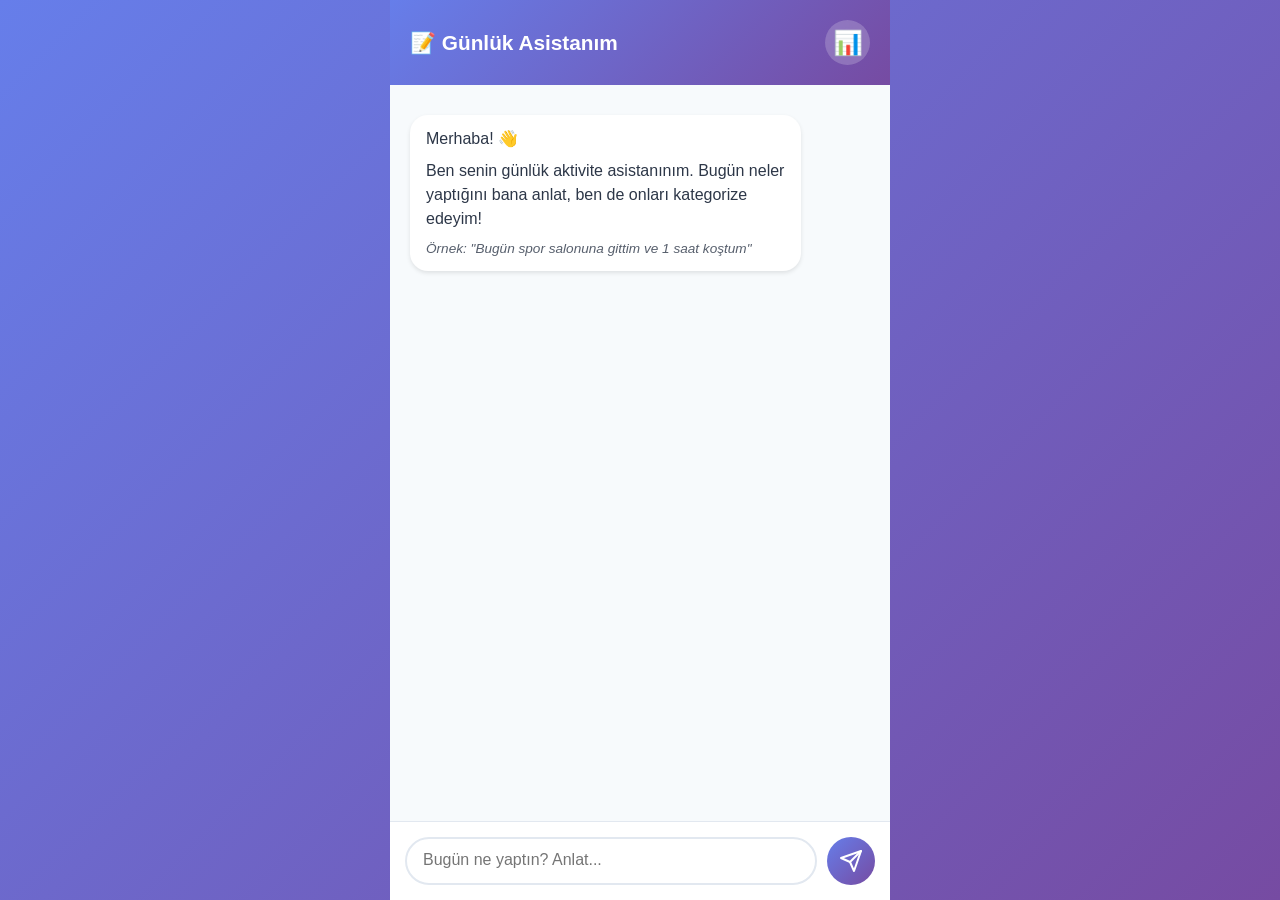
<file: standalone.html>
<!DOCTYPE html>
<html lang="tr">
<head>
    <meta charset="UTF-8">
    <meta name="viewport" content="width=device-width, initial-scale=1.0">
    <meta name="apple-mobile-web-app-capable" content="yes">
    <meta name="apple-mobile-web-app-status-bar-style" content="black-translucent">
    <title>📝 Günlük Aktivite Asistanım</title>
    <style>
        * {
            margin: 0;
            padding: 0;
            box-sizing: border-box;
        }

        :root {
            --primary-color: #667eea;
            --secondary-color: #764ba2;
            --success-color: #48bb78;
            --warning-color: #ed8936;
            --danger-color: #f56565;
            --text-dark: #2d3748;
            --text-light: #718096;
            --bg-light: #f7fafc;
            --white: #ffffff;
            --shadow: 0 4px 6px rgba(0, 0, 0, 0.1);
            --shadow-lg: 0 10px 25px rgba(0, 0, 0, 0.15);
        }

        body {
            font-family: -apple-system, BlinkMacSystemFont, 'Segoe UI', Roboto, Oxygen, Ubuntu, Cantarell, sans-serif;
            background: linear-gradient(135deg, var(--primary-color) 0%, var(--secondary-color) 100%);
            min-height: 100vh;
            display: flex;
            justify-content: center;
            align-items: center;
            padding: 0;
            margin: 0;
        }

        .container {
            width: 100%;
            max-width: 500px;
            height: 100vh;
            background: var(--white);
            display: flex;
            flex-direction: column;
            overflow: hidden;
        }

        .app-header {
            background: linear-gradient(135deg, var(--primary-color) 0%, var(--secondary-color) 100%);
            color: var(--white);
            padding: 20px;
            box-shadow: var(--shadow);
        }

        .header-content {
            display: flex;
            justify-content: space-between;
            align-items: center;
        }

        .app-header h1 {
            font-size: 1.3rem;
            font-weight: 700;
        }

        .stats-btn {
            background: rgba(255, 255, 255, 0.2);
            border: none;
            color: var(--white);
            font-size: 1.5rem;
            width: 45px;
            height: 45px;
            border-radius: 50%;
            cursor: pointer;
            transition: all 0.3s ease;
            backdrop-filter: blur(10px);
        }

        .stats-btn:active {
            transform: scale(0.95);
            background: rgba(255, 255, 255, 0.3);
        }

        .chat-container {
            flex: 1;
            overflow-y: auto;
            padding: 20px;
            background: var(--bg-light);
            scroll-behavior: smooth;
            -webkit-overflow-scrolling: touch;
        }

        .message-bubble {
            max-width: 85%;
            padding: 12px 16px;
            margin: 10px 0;
            border-radius: 18px;
            line-height: 1.5;
            animation: fadeIn 0.3s ease;
        }

        @keyframes fadeIn {
            from {
                opacity: 0;
                transform: translateY(10px);
            }
            to {
                opacity: 1;
                transform: translateY(0);
            }
        }

        .bot-message {
            display: flex;
            justify-content: flex-start;
        }

        .user-message {
            display: flex;
            justify-content: flex-end;
        }

        .message-bubble.bot {
            background: var(--white);
            color: var(--text-dark);
            box-shadow: 0 2px 4px rgba(0, 0, 0, 0.1);
        }

        .message-bubble.user {
            background: linear-gradient(135deg, var(--primary-color) 0%, var(--secondary-color) 100%);
            color: var(--white);
        }

        .message-bubble p {
            margin: 8px 0;
        }

        .message-bubble p:first-child {
            margin-top: 0;
        }

        .message-bubble p:last-child {
            margin-bottom: 0;
        }

        .hint {
            font-size: 0.85rem;
            opacity: 0.8;
            font-style: italic;
        }

        .category-tag {
            display: inline-block;
            padding: 4px 12px;
            margin: 4px 4px 4px 0;
            border-radius: 12px;
            font-size: 0.85rem;
            font-weight: 600;
        }

        .category-work { background: #bee3f8; color: #2c5282; }
        .category-health { background: #c6f6d5; color: #22543d; }
        .category-social { background: #fbb6ce; color: #742a2a; }
        .category-education { background: #fed7d7; color: #742a2a; }
        .category-hobby { background: #fefcbf; color: #744210; }
        .category-home { background: #e9d8fd; color: #44337a; }
        .category-finance { background: #c4f1f9; color: #086f83; }
        .category-other { background: #e2e8f0; color: #2d3748; }

        .timestamp {
            font-size: 0.75rem;
            color: var(--text-light);
            margin-top: 6px;
            opacity: 0.7;
        }

        .input-container {
            display: flex;
            gap: 10px;
            padding: 15px;
            background: var(--white);
            border-top: 1px solid #e2e8f0;
        }

        #userInput {
            flex: 1;
            padding: 12px 16px;
            border: 2px solid #e2e8f0;
            border-radius: 24px;
            font-size: 1rem;
            font-family: inherit;
            resize: none;
            outline: none;
            transition: border-color 0.3s ease;
            max-height: 120px;
        }

        #userInput:focus {
            border-color: var(--primary-color);
        }

        .send-btn {
            width: 48px;
            height: 48px;
            border: none;
            border-radius: 50%;
            background: linear-gradient(135deg, var(--primary-color) 0%, var(--secondary-color) 100%);
            color: var(--white);
            cursor: pointer;
            display: flex;
            align-items: center;
            justify-content: center;
            transition: all 0.3s ease;
            flex-shrink: 0;
        }

        .send-btn:active {
            transform: scale(0.95);
        }

        .modal {
            display: none;
            position: fixed;
            top: 0;
            left: 0;
            width: 100%;
            height: 100%;
            background: rgba(0, 0, 0, 0.5);
            z-index: 1000;
            justify-content: center;
            align-items: center;
        }

        .modal.active {
            display: flex;
        }

        .modal-content {
            background: var(--white);
            border-radius: 20px 20px 0 0;
            width: 100%;
            max-width: 500px;
            height: 90vh;
            overflow: hidden;
            display: flex;
            flex-direction: column;
            animation: slideUp 0.3s ease;
            position: fixed;
            bottom: 0;
        }

        @keyframes slideUp {
            from {
                transform: translateY(100%);
            }
            to {
                transform: translateY(0);
            }
        }

        .modal-header {
            padding: 20px;
            background: linear-gradient(135deg, var(--primary-color) 0%, var(--secondary-color) 100%);
            color: var(--white);
            display: flex;
            justify-content: space-between;
            align-items: center;
        }

        .modal-header h2 {
            font-size: 1.3rem;
        }

        .close-btn {
            background: none;
            border: none;
            color: var(--white);
            font-size: 2rem;
            cursor: pointer;
            width: 40px;
            height: 40px;
            display: flex;
            align-items: center;
            justify-content: center;
            border-radius: 50%;
        }

        .close-btn:active {
            background: rgba(255, 255, 255, 0.2);
        }

        .modal-body {
            flex: 1;
            overflow-y: auto;
            padding: 20px;
            -webkit-overflow-scrolling: touch;
        }

        .time-filter {
            display: flex;
            gap: 10px;
            margin-bottom: 20px;
        }

        .filter-btn {
            flex: 1;
            padding: 10px;
            border: 2px solid #e2e8f0;
            background: var(--white);
            color: var(--text-dark);
            border-radius: 12px;
            cursor: pointer;
            font-weight: 600;
            transition: all 0.3s ease;
        }

        .filter-btn.active {
            background: linear-gradient(135deg, var(--primary-color) 0%, var(--secondary-color) 100%);
            color: var(--white);
            border-color: transparent;
        }

        .stats-grid {
            display: grid;
            gap: 15px;
        }

        .stat-card {
            background: var(--bg-light);
            padding: 15px;
            border-radius: 12px;
            border-left: 4px solid;
        }

        .stat-card h3 {
            font-size: 0.9rem;
            color: var(--text-light);
            margin-bottom: 8px;
            display: flex;
            align-items: center;
            gap: 8px;
        }

        .stat-card .count {
            font-size: 2rem;
            font-weight: 700;
            color: var(--text-dark);
        }

        .empty-stats {
            text-align: center;
            padding: 40px 20px;
            color: var(--text-light);
        }

        .empty-stats p {
            margin: 10px 0;
        }

        .modal-footer {
            padding: 20px;
            border-top: 1px solid #e2e8f0;
        }

        .danger-btn {
            width: 100%;
            padding: 12px;
            border: none;
            background: var(--danger-color);
            color: var(--white);
            border-radius: 12px;
            font-weight: 600;
            cursor: pointer;
            transition: all 0.3s ease;
        }

        .danger-btn:active {
            transform: scale(0.98);
            background: #c53030;
        }

        .activity-list {
            margin-top: 20px;
        }

        .activity-item {
            background: var(--white);
            padding: 12px;
            border-radius: 10px;
            margin-bottom: 10px;
            border-left: 3px solid;
        }

        .activity-item .activity-text {
            font-size: 0.95rem;
            color: var(--text-dark);
            margin-bottom: 6px;
        }

        .activity-item .activity-meta {
            display: flex;
            justify-content: space-between;
            align-items: center;
            font-size: 0.8rem;
            color: var(--text-light);
        }
    </style>
</head>
<body>
    <div class="container">
        <header class="app-header">
            <div class="header-content">
                <h1>📝 Günlük Asistanım</h1>
                <button class="stats-btn" id="statsBtn">📊</button>
            </div>
        </header>

        <div class="chat-container" id="chatContainer">
            <div class="welcome-message">
                <div class="bot-message">
                    <div class="message-bubble bot">
                        <p>Merhaba! 👋</p>
                        <p>Ben senin günlük aktivite asistanınım. Bugün neler yaptığını bana anlat, ben de onları kategorize edeyim!</p>
                        <p class="hint">Örnek: "Bugün spor salonuna gittim ve 1 saat koştum"</p>
                    </div>
                </div>
            </div>
        </div>

        <div class="input-container">
            <textarea 
                id="userInput" 
                placeholder="Bugün ne yaptın? Anlat..." 
                rows="1"
                maxlength="500"
            ></textarea>
            <button id="sendBtn" class="send-btn">
                <svg width="24" height="24" viewBox="0 0 24 24" fill="none">
                    <path d="M22 2L11 13" stroke="currentColor" stroke-width="2" stroke-linecap="round"/>
                    <path d="M22 2L15 22L11 13L2 9L22 2Z" stroke="currentColor" stroke-width="2" stroke-linecap="round" stroke-linejoin="round"/>
                </svg>
            </button>
        </div>
    </div>

    <div class="modal" id="statsModal">
        <div class="modal-content">
            <div class="modal-header">
                <h2>📊 İstatistiklerin</h2>
                <button class="close-btn" id="closeModal">&times;</button>
            </div>
            <div class="modal-body">
                <div class="time-filter">
                    <button class="filter-btn active" data-period="week">Bu Hafta</button>
                    <button class="filter-btn" data-period="month">Bu Ay</button>
                    <button class="filter-btn" data-period="all">Tümü</button>
                </div>
                <div id="statsContent">
                    <div class="empty-stats">
                        <p>Henüz kayıtlı aktivite yok 😊</p>
                        <p>Günlük aktivitelerini paylaşmaya başla!</p>
                    </div>
                </div>
            </div>
            <div class="modal-footer">
                <button class="danger-btn" id="clearDataBtn">🗑️ Tüm Verileri Sil</button>
            </div>
        </div>
    </div>

    <script>
        class DailyActivityChatbot {
            constructor() {
                this.activities = this.loadActivities();
                this.categories = {
                    work: {
                        name: 'İş',
                        icon: '💼',
                        color: '#bee3f8',
                        keywords: ['iş', 'toplantı', 'proje', 'ofis', 'çalış', 'müşteri', 'sunum', 'rapor', 'mail', 'e-posta', 'görüşme', 'konferans']
                    },
                    health: {
                        name: 'Sağlık',
                        icon: '💪',
                        color: '#c6f6d5',
                        keywords: ['spor', 'koş', 'yürüyüş', 'yoga', 'fitness', 'gym', 'sağlık', 'doktor', 'egzersiz', 'antrenman', 'bisiklet', 'yüz', 'pilates', 'meditasyon']
                    },
                    social: {
                        name: 'Sosyal',
                        icon: '👥',
                        color: '#fbb6ce',
                        keywords: ['arkadaş', 'aile', 'görüş', 'buluş', 'sohbet', 'kahve', 'yemek', 'parti', 'davet', 'ziyaret', 'telefon', 'konuş', 'sosyal']
                    },
                    education: {
                        name: 'Eğitim',
                        icon: '📚',
                        color: '#fed7d7',
                        keywords: ['oku', 'kitap', 'ders', 'kurs', 'öğren', 'eğitim', 'makale', 'video', 'tutorial', 'çalış', 'sınav', 'ödev', 'araştır', 'podcast']
                    },
                    hobby: {
                        name: 'Hobi',
                        icon: '🎨',
                        color: '#fefcbf',
                        keywords: ['müzik', 'oyun', 'film', 'dizi', 'resim', 'hobi', 'fotoğraf', 'gitar', 'piyano', 'çiz', 'yaz', 'blog', 'dans', 'bahçe']
                    },
                    home: {
                        name: 'Ev İşleri',
                        icon: '🏠',
                        color: '#e9d8fd',
                        keywords: ['temizlik', 'yemek', 'alışveriş', 'market', 'çamaşır', 'bulaşık', 'düzen', 'tamir', 'taşın', 'organize']
                    },
                    finance: {
                        name: 'Finans',
                        icon: '💰',
                        color: '#c4f1f9',
                        keywords: ['para', 'banka', 'fatura', 'ödeme', 'alışveriş', 'harcama', 'bütçe', 'yatırım', 'kredi', 'hesap']
                    },
                    other: {
                        name: 'Diğer',
                        icon: '📌',
                        color: '#e2e8f0',
                        keywords: []
                    }
                };

                this.initializeElements();
                this.attachEventListeners();
            }

            initializeElements() {
                this.chatContainer = document.getElementById('chatContainer');
                this.userInput = document.getElementById('userInput');
                this.sendBtn = document.getElementById('sendBtn');
                this.statsBtn = document.getElementById('statsBtn');
                this.statsModal = document.getElementById('statsModal');
                this.closeModal = document.getElementById('closeModal');
                this.clearDataBtn = document.getElementById('clearDataBtn');
                this.statsContent = document.getElementById('statsContent');
                this.filterBtns = document.querySelectorAll('.filter-btn');
            }

            attachEventListeners() {
                this.sendBtn.addEventListener('click', () => this.handleSend());
                this.userInput.addEventListener('keydown', (e) => {
                    if (e.key === 'Enter' && !e.shiftKey) {
                        e.preventDefault();
                        this.handleSend();
                    }
                });

                this.userInput.addEventListener('input', () => {
                    this.userInput.style.height = 'auto';
                    this.userInput.style.height = this.userInput.scrollHeight + 'px';
                });

                this.statsBtn.addEventListener('click', () => this.openStatsModal());
                this.closeModal.addEventListener('click', () => this.closeStatsModal());
                this.statsModal.addEventListener('click', (e) => {
                    if (e.target === this.statsModal) {
                        this.closeStatsModal();
                    }
                });

                this.clearDataBtn.addEventListener('click', () => this.clearAllData());

                this.filterBtns.forEach(btn => {
                    btn.addEventListener('click', (e) => {
                        this.filterBtns.forEach(b => b.classList.remove('active'));
                        e.target.classList.add('active');
                        this.updateStats(e.target.dataset.period);
                    });
                });
            }

            handleSend() {
                const text = this.userInput.value.trim();
                if (!text) return;

                this.addUserMessage(text);
                this.userInput.value = '';
                this.userInput.style.height = 'auto';

                setTimeout(() => {
                    this.processActivity(text);
                }, 500);
            }

            addUserMessage(text) {
                const messageDiv = document.createElement('div');
                messageDiv.className = 'user-message';
                messageDiv.innerHTML = `
                    <div class="message-bubble user">
                        <p>${this.escapeHtml(text)}</p>
                    </div>
                `;
                this.chatContainer.appendChild(messageDiv);
                this.scrollToBottom();
            }

            addBotMessage(content) {
                const messageDiv = document.createElement('div');
                messageDiv.className = 'bot-message';
                messageDiv.innerHTML = `
                    <div class="message-bubble bot">
                        ${content}
                    </div>
                `;
                this.chatContainer.appendChild(messageDiv);
                this.scrollToBottom();
            }

            processActivity(text) {
                const detectedCategories = this.categorizeActivity(text);
                const activity = {
                    id: Date.now(),
                    text: text,
                    categories: detectedCategories,
                    timestamp: new Date().toISOString(),
                    date: new Date().toLocaleDateString('tr-TR')
                };

                this.activities.push(activity);
                this.saveActivities();

                const categoryTags = detectedCategories
                    .map(cat => {
                        const category = this.categories[cat];
                        return `<span class="category-tag category-${cat}">${category.icon} ${category.name}</span>`;
                    })
                    .join('');

                const responses = [
                    'Harika! Kaydettim 👍',
                    'Anladım, not aldım! ✅',
                    'Süper! Listeye ekledim 📝',
                    'Tamamdır! Kaydedildi ✨',
                    'Güzel! Kayıt altına aldım 🎯'
                ];
                const randomResponse = responses[Math.floor(Math.random() * responses.length)];

                let content = `<p>${randomResponse}</p>`;
                if (detectedCategories.length > 0) {
                    content += `<p>Kategori: ${categoryTags}</p>`;
                }
                content += `<p class="timestamp">${new Date().toLocaleTimeString('tr-TR', { hour: '2-digit', minute: '2-digit' })}</p>`;

                this.addBotMessage(content);

                if (this.activities.length % 5 === 0 && this.activities.length > 0) {
                    setTimeout(() => {
                        const motivationalMessages = [
                            'Harika gidiyorsun! 🌟 Günlük takibini sürdürmek çok iyi! 💪',
                            'Sen harikasın! 🎉 Aktivitelerini kaydetmeye devam et! 🚀',
                            'Mükemmel! 👏 Düzenli kayıt tutmak çok önemli! ⭐',
                            'Tebrikler! 🎊 Güzel bir şekilde ilerliyorsun! 💫'
                        ];
                        const randomMotivation = motivationalMessages[Math.floor(Math.random() * motivationalMessages.length)];
                        this.addBotMessage(`<p>${randomMotivation}</p>`);
                    }, 1000);
                }
            }

            categorizeActivity(text) {
                const lowerText = text.toLowerCase();
                const turkishToEnglish = {
                    'ç': 'c', 'ğ': 'g', 'ı': 'i', 'ö': 'o', 'ş': 's', 'ü': 'u'
                };
                const normalizedText = lowerText.replace(/[çğıöşü]/g, char => turkishToEnglish[char] || char);

                const detectedCategories = [];
                
                for (const [key, category] of Object.entries(this.categories)) {
                    if (key === 'other') continue;
                    
                    const found = category.keywords.some(keyword => {
                        const normalizedKeyword = keyword.replace(/[çğıöşü]/g, char => turkishToEnglish[char] || char);
                        return normalizedText.includes(normalizedKeyword);
                    });

                    if (found) {
                        detectedCategories.push(key);
                    }
                }

                if (detectedCategories.length === 0) {
                    detectedCategories.push('other');
                }

                return detectedCategories;
            }

            openStatsModal() {
                this.statsModal.classList.add('active');
                this.updateStats('week');
            }

            closeStatsModal() {
                this.statsModal.classList.remove('active');
            }

            updateStats(period) {
                const filteredActivities = this.filterActivitiesByPeriod(period);

                if (filteredActivities.length === 0) {
                    this.statsContent.innerHTML = `
                        <div class="empty-stats">
                            <p>Bu dönemde kayıtlı aktivite yok 😊</p>
                            <p>Günlük aktivitelerini paylaşmaya başla!</p>
                        </div>
                    `;
                    return;
                }

                const categoryCounts = {};
                filteredActivities.forEach(activity => {
                    activity.categories.forEach(cat => {
                        categoryCounts[cat] = (categoryCounts[cat] || 0) + 1;
                    });
                });

                const sortedCategories = Object.entries(categoryCounts)
                    .sort((a, b) => b[1] - a[1]);

                let statsHTML = '<div class="stats-grid">';
                
                statsHTML += `
                    <div class="stat-card" style="border-left-color: #667eea;">
                        <h3>📊 Toplam Aktivite</h3>
                        <div class="count">${filteredActivities.length}</div>
                    </div>
                `;

                sortedCategories.forEach(([key, count]) => {
                    const category = this.categories[key];
                    statsHTML += `
                        <div class="stat-card" style="border-left-color: ${category.color};">
                            <h3>${category.icon} ${category.name}</h3>
                            <div class="count">${count}</div>
                        </div>
                    `;
                });

                statsHTML += '</div>';

                statsHTML += '<div class="activity-list">';
                statsHTML += '<h3 style="margin-bottom: 15px; color: var(--text-dark);">Son Aktiviteler</h3>';
                
                const recentActivities = filteredActivities.slice(-10).reverse();
                recentActivities.forEach(activity => {
                    const categoryColors = activity.categories.map(cat => this.categories[cat].color);
                    const borderColor = categoryColors[0] || '#e2e8f0';
                    
                    statsHTML += `
                        <div class="activity-item" style="border-left-color: ${borderColor};">
                            <div class="activity-text">${this.escapeHtml(activity.text)}</div>
                            <div class="activity-meta">
                                <span>${activity.date}</span>
                                <span>${activity.categories.map(cat => this.categories[cat].icon).join(' ')}</span>
                            </div>
                        </div>
                    `;
                });

                statsHTML += '</div>';

                this.statsContent.innerHTML = statsHTML;
            }

            filterActivitiesByPeriod(period) {
                const now = new Date();
                const today = new Date(now.getFullYear(), now.getMonth(), now.getDate());

                return this.activities.filter(activity => {
                    const activityDate = new Date(activity.timestamp);
                    const activityDay = new Date(activityDate.getFullYear(), activityDate.getMonth(), activityDate.getDate());

                    switch (period) {
                        case 'week':
                            const weekAgo = new Date(today);
                            weekAgo.setDate(weekAgo.getDate() - 7);
                            return activityDay >= weekAgo;
                        case 'month':
                            const monthAgo = new Date(today);
                            monthAgo.setMonth(monthAgo.getMonth() - 1);
                            return activityDay >= monthAgo;
                        case 'all':
                        default:
                            return true;
                    }
                });
            }

            clearAllData() {
                if (confirm('Tüm aktivite verilerini silmek istediğinden emin misin? Bu işlem geri alınamaz!')) {
                    this.activities = [];
                    this.saveActivities();
                    this.closeStatsModal();
                    
                    this.chatContainer.innerHTML = `
                        <div class="welcome-message">
                            <div class="bot-message">
                                <div class="message-bubble bot">
                                    <p>Tüm veriler silindi! 🗑️</p>
                                    <p>Yeni başlangıç için hazırım! 🎉</p>
                                </div>
                            </div>
                        </div>
                    `;
                }
            }

            loadActivities() {
                try {
                    const stored = localStorage.getItem('dailyActivities');
                    return stored ? JSON.parse(stored) : [];
                } catch (e) {
                    console.error('Error loading activities:', e);
                    return [];
                }
            }

            saveActivities() {
                try {
                    localStorage.setItem('dailyActivities', JSON.stringify(this.activities));
                } catch (e) {
                    console.error('Error saving activities:', e);
                }
            }

            scrollToBottom() {
                this.chatContainer.scrollTop = this.chatContainer.scrollHeight;
            }

            escapeHtml(text) {
                const div = document.createElement('div');
                div.textContent = text;
                return div.innerHTML;
            }
        }

        document.addEventListener('DOMContentLoaded', () => {
            new DailyActivityChatbot();
        });
    </script>
</body>
</html>
</file>
<file: styles.css>
* {
    margin: 0;
    padding: 0;
    box-sizing: border-box;
}

:root {
    --primary-color: #667eea;
    --secondary-color: #764ba2;
    --success-color: #48bb78;
    --warning-color: #ed8936;
    --danger-color: #f56565;
    --text-dark: #2d3748;
    --text-light: #718096;
    --bg-light: #f7fafc;
    --white: #ffffff;
    --shadow: 0 4px 6px rgba(0, 0, 0, 0.1);
    --shadow-lg: 0 10px 25px rgba(0, 0, 0, 0.15);
}

body {
    font-family: -apple-system, BlinkMacSystemFont, 'Segoe UI', Roboto, Oxygen, Ubuntu, Cantarell, sans-serif;
    background: linear-gradient(135deg, var(--primary-color) 0%, var(--secondary-color) 100%);
    min-height: 100vh;
    display: flex;
    justify-content: center;
    align-items: center;
    padding: 10px;
}

.container {
    width: 100%;
    max-width: 500px;
    height: 100vh;
    max-height: 800px;
    background: var(--white);
    border-radius: 20px;
    box-shadow: var(--shadow-lg);
    display: flex;
    flex-direction: column;
    overflow: hidden;
}

.app-header {
    background: linear-gradient(135deg, var(--primary-color) 0%, var(--secondary-color) 100%);
    color: var(--white);
    padding: 20px;
    box-shadow: var(--shadow);
}

.header-content {
    display: flex;
    justify-content: space-between;
    align-items: center;
}

.app-header h1 {
    font-size: 1.5rem;
    font-weight: 700;
}

.stats-btn {
    background: rgba(255, 255, 255, 0.2);
    border: none;
    color: var(--white);
    font-size: 1.5rem;
    width: 45px;
    height: 45px;
    border-radius: 50%;
    cursor: pointer;
    transition: all 0.3s ease;
    backdrop-filter: blur(10px);
}

.stats-btn:hover {
    background: rgba(255, 255, 255, 0.3);
    transform: scale(1.05);
}

.stats-btn:active {
    transform: scale(0.95);
}

.chat-container {
    flex: 1;
    overflow-y: auto;
    padding: 20px;
    background: var(--bg-light);
    scroll-behavior: smooth;
}

.chat-container::-webkit-scrollbar {
    width: 6px;
}

.chat-container::-webkit-scrollbar-track {
    background: transparent;
}

.chat-container::-webkit-scrollbar-thumb {
    background: #cbd5e0;
    border-radius: 10px;
}

.message-bubble {
    max-width: 85%;
    padding: 12px 16px;
    margin: 10px 0;
    border-radius: 18px;
    line-height: 1.5;
    animation: fadeIn 0.3s ease;
}

@keyframes fadeIn {
    from {
        opacity: 0;
        transform: translateY(10px);
    }
    to {
        opacity: 1;
        transform: translateY(0);
    }
}

.bot-message {
    display: flex;
    justify-content: flex-start;
}

.user-message {
    display: flex;
    justify-content: flex-end;
}

.message-bubble.bot {
    background: var(--white);
    color: var(--text-dark);
    box-shadow: 0 2px 4px rgba(0, 0, 0, 0.1);
}

.message-bubble.user {
    background: linear-gradient(135deg, var(--primary-color) 0%, var(--secondary-color) 100%);
    color: var(--white);
}

.message-bubble p {
    margin: 8px 0;
}

.message-bubble p:first-child {
    margin-top: 0;
}

.message-bubble p:last-child {
    margin-bottom: 0;
}

.hint {
    font-size: 0.85rem;
    opacity: 0.8;
    font-style: italic;
}

.category-tag {
    display: inline-block;
    padding: 4px 12px;
    margin: 4px 4px 4px 0;
    border-radius: 12px;
    font-size: 0.85rem;
    font-weight: 600;
}

.category-work { background: #bee3f8; color: #2c5282; }
.category-health { background: #c6f6d5; color: #22543d; }
.category-social { background: #fbb6ce; color: #742a2a; }
.category-education { background: #fed7d7; color: #742a2a; }
.category-hobby { background: #fefcbf; color: #744210; }
.category-home { background: #e9d8fd; color: #44337a; }
.category-finance { background: #c4f1f9; color: #086f83; }
.category-other { background: #e2e8f0; color: #2d3748; }

.timestamp {
    font-size: 0.75rem;
    color: var(--text-light);
    margin-top: 6px;
    opacity: 0.7;
}

.input-container {
    display: flex;
    gap: 10px;
    padding: 15px;
    background: var(--white);
    border-top: 1px solid #e2e8f0;
}

#userInput {
    flex: 1;
    padding: 12px 16px;
    border: 2px solid #e2e8f0;
    border-radius: 24px;
    font-size: 1rem;
    font-family: inherit;
    resize: none;
    outline: none;
    transition: border-color 0.3s ease;
    max-height: 120px;
}

#userInput:focus {
    border-color: var(--primary-color);
}

.send-btn {
    width: 48px;
    height: 48px;
    border: none;
    border-radius: 50%;
    background: linear-gradient(135deg, var(--primary-color) 0%, var(--secondary-color) 100%);
    color: var(--white);
    cursor: pointer;
    display: flex;
    align-items: center;
    justify-content: center;
    transition: all 0.3s ease;
    flex-shrink: 0;
}

.send-btn:hover {
    transform: scale(1.05);
    box-shadow: var(--shadow);
}

.send-btn:active {
    transform: scale(0.95);
}

.send-btn:disabled {
    opacity: 0.5;
    cursor: not-allowed;
}

.modal {
    display: none;
    position: fixed;
    top: 0;
    left: 0;
    width: 100%;
    height: 100%;
    background: rgba(0, 0, 0, 0.5);
    z-index: 1000;
    justify-content: center;
    align-items: center;
    padding: 20px;
}

.modal.active {
    display: flex;
}

.modal-content {
    background: var(--white);
    border-radius: 20px;
    width: 100%;
    max-width: 500px;
    max-height: 90vh;
    overflow: hidden;
    display: flex;
    flex-direction: column;
    animation: slideUp 0.3s ease;
}

@keyframes slideUp {
    from {
        opacity: 0;
        transform: translateY(50px);
    }
    to {
        opacity: 1;
        transform: translateY(0);
    }
}

.modal-header {
    padding: 20px;
    background: linear-gradient(135deg, var(--primary-color) 0%, var(--secondary-color) 100%);
    color: var(--white);
    display: flex;
    justify-content: space-between;
    align-items: center;
}

.modal-header h2 {
    font-size: 1.5rem;
}

.close-btn {
    background: none;
    border: none;
    color: var(--white);
    font-size: 2rem;
    cursor: pointer;
    width: 40px;
    height: 40px;
    display: flex;
    align-items: center;
    justify-content: center;
    border-radius: 50%;
    transition: background 0.3s ease;
}

.close-btn:hover {
    background: rgba(255, 255, 255, 0.2);
}

.modal-body {
    flex: 1;
    overflow-y: auto;
    padding: 20px;
}

.time-filter {
    display: flex;
    gap: 10px;
    margin-bottom: 20px;
}

.filter-btn {
    flex: 1;
    padding: 10px;
    border: 2px solid #e2e8f0;
    background: var(--white);
    color: var(--text-dark);
    border-radius: 12px;
    cursor: pointer;
    font-weight: 600;
    transition: all 0.3s ease;
}

.filter-btn:hover {
    border-color: var(--primary-color);
}

.filter-btn.active {
    background: linear-gradient(135deg, var(--primary-color) 0%, var(--secondary-color) 100%);
    color: var(--white);
    border-color: transparent;
}

.stats-grid {
    display: grid;
    gap: 15px;
}

.stat-card {
    background: var(--bg-light);
    padding: 15px;
    border-radius: 12px;
    border-left: 4px solid;
}

.stat-card h3 {
    font-size: 0.9rem;
    color: var(--text-light);
    margin-bottom: 8px;
    display: flex;
    align-items: center;
    gap: 8px;
}

.stat-card .count {
    font-size: 2rem;
    font-weight: 700;
    color: var(--text-dark);
}

.empty-stats {
    text-align: center;
    padding: 40px 20px;
    color: var(--text-light);
}

.empty-stats p {
    margin: 10px 0;
}

.modal-footer {
    padding: 20px;
    border-top: 1px solid #e2e8f0;
}

.danger-btn {
    width: 100%;
    padding: 12px;
    border: none;
    background: var(--danger-color);
    color: var(--white);
    border-radius: 12px;
    font-weight: 600;
    cursor: pointer;
    transition: all 0.3s ease;
}

.danger-btn:hover {
    background: #c53030;
    transform: translateY(-2px);
    box-shadow: var(--shadow);
}

.danger-btn:active {
    transform: translateY(0);
}

.activity-list {
    margin-top: 20px;
}

.activity-item {
    background: var(--white);
    padding: 12px;
    border-radius: 10px;
    margin-bottom: 10px;
    border-left: 3px solid;
}

.activity-item .activity-text {
    font-size: 0.95rem;
    color: var(--text-dark);
    margin-bottom: 6px;
}

.activity-item .activity-meta {
    display: flex;
    justify-content: space-between;
    align-items: center;
    font-size: 0.8rem;
    color: var(--text-light);
}

@media (max-width: 600px) {
    .container {
        max-height: 100vh;
        border-radius: 0;
    }
    
    body {
        padding: 0;
    }
}
</file>
